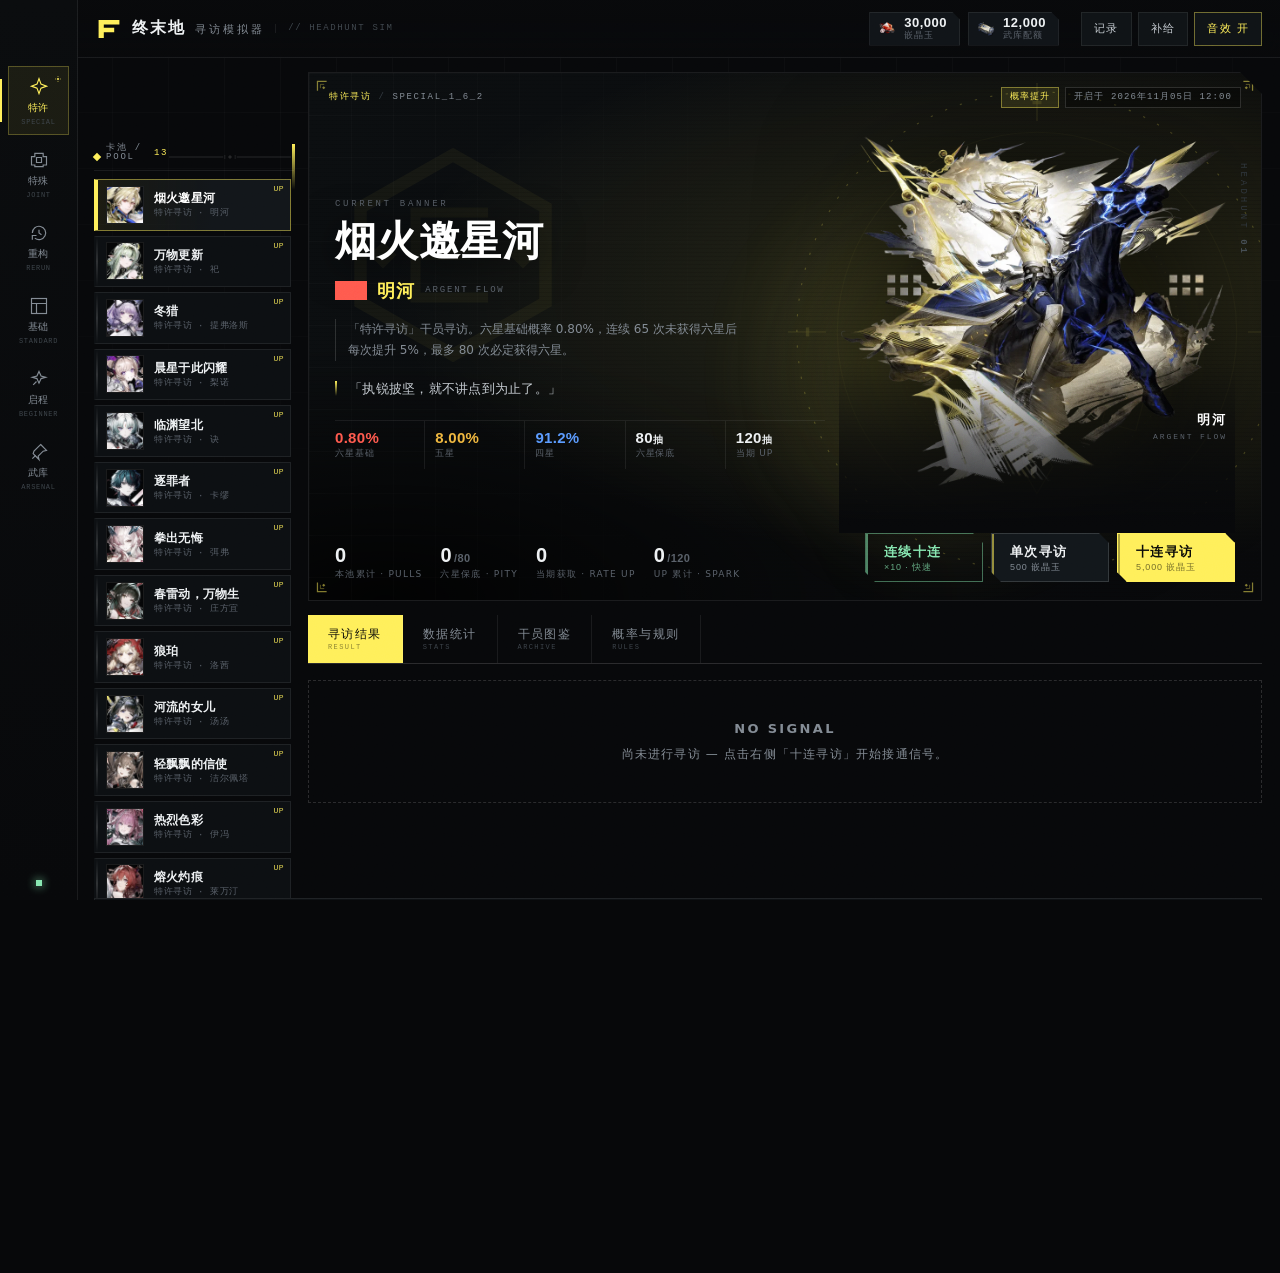
<file: index.html>
<!DOCTYPE html>
<html lang="zh-CN" data-theme="dark">
<head>
<meta charset="utf-8">
<meta name="viewport" content="width=device-width, initial-scale=1, viewport-fit=cover">
<title>终末地 · 寻访模拟器 // ENDFIELD HEADHUNT</title>
<meta name="description" content="明日方舟：终末地 寻访（抽卡）模拟器 — 卡池、概率、保底与本期限定干员立绘，数据来自终末地 Wiki。">
<link rel="stylesheet" href="css/app.css?v=20261106b">
<link rel="icon" href="data:image/svg+xml,%3Csvg xmlns='http://www.w3.org/2000/svg' viewBox='0 0 32 32'%3E%3Crect width='32' height='32' fill='%230b0c0d'/%3E%3Cpath d='M8 8h16v4H12v4h9v4H12v4H8z' fill='%23ffef5a'/%3E%3C/svg%3E">
</head>
<body>

<!-- ============ boot ============ -->
<div class="boot" id="boot">
  <div class="boot-mark">
    <span class="bm-a">END</span><span class="bm-b">FIELD</span>
  </div>
  <div class="boot-line"><i></i></div>
  <div class="boot-meta">
    <span>LOADING ASSETS</span>
    <span id="bootPct">0%</span>
  </div>
  <div class="boot-fine">HEADHUNT SIMULATOR / BUILD 01 · DATA: FZ.WIKI</div>
</div>

<!-- ============ top bar ============ -->
<header class="topbar">
  <div class="brand">
    <div class="brand-mark" aria-hidden="true">
      <svg viewBox="0 0 40 40"><path d="M4 6h32v7H12v5h16v7H12v9H4z"/></svg>
    </div>
    <div class="brand-txt">
      <b>终末地</b><span>寻访模拟器</span>
    </div>
    <div class="brand-sub">// HEADHUNT SIM</div>
  </div>

  <div class="wallet">
    <div class="wal" title="嵌晶玉">
      <img src="assets/ui/diamond.webp" alt="">
      <div><b id="walDia">0</b><span>嵌晶玉</span></div>
    </div>
    <div class="wal" title="武库配额">
      <img src="assets/ui/quota.webp" alt="">
      <div><b id="walQuota">0</b><span>武库配额</span></div>
    </div>
  </div>

  <div class="top-actions">
    <button class="ico-btn" id="btnLog" title="寻访记录"><span>记录</span></button>
    <button class="ico-btn" id="btnSupply" title="补给 / 存档"><span>补给</span></button>
    <button class="ico-btn" id="btnSound" title="音效"><span id="soundTxt">音效 开</span></button>
  </div>
</header>

<!-- ============ rail ============ -->
<nav class="rail" id="rail"></nav>

<!-- ============ main ============ -->
<div class="shell">
  <aside class="poolcol">
    <div class="col-head">
      <span>卡池 / POOL</span>
      <i id="poolCount"></i>
    </div>
    <div class="pool-list" id="poolList"></div>
    <div class="col-foot">
      <div class="mini-note">数据源 <a href="https://www.fz.wiki/" target="_blank" rel="noreferrer">fz.wiki</a></div>
      <div class="mini-note dim">非官方 · 同人模拟</div>
    </div>
  </aside>

  <main class="stage">
    <!-- banner -->
    <section class="banner" id="banner">
      <div class="banner-bg" id="bannerBg"></div>
      <div class="banner-grid"></div>
      <div class="banner-scan"></div>
      <div class="banner-glow"></div>
      <div class="banner-crest"></div>
      <div class="orn-set"><i class="o-tl"></i><i class="o-tr"></i><i class="o-bl"></i><i class="o-br"></i></div>

      <div class="banner-top">
        <div class="crumbs">
          <span id="crType">特许寻访</span><i>/</i><span id="crId">SPECIAL</span>
        </div>
        <div class="banner-tags">
          <span class="tag hot" id="tagRate">概率提升</span>
          <span class="tag" id="tagOpen"></span>
        </div>
      </div>

      <div class="banner-side">HEADHUNT <b id="sideNo">06</b></div>

      <div class="banner-main">
        <div class="banner-copy">
          <div class="eyebrow">CURRENT BANNER</div>
          <h1 id="poolName">—</h1>
          <div class="up-line" id="upLine"></div>
          <p class="banner-desc" id="poolDesc"></p>
          <p class="banner-quote" id="poolQuote"></p>

          <div class="rate-strip" id="rateStrip"></div>
        </div>

        <div class="banner-art" id="bannerArt">
          <div class="art-halo"></div>
          <svg class="art-sigil" viewBox="0 0 480 480" aria-hidden="true">
            <g fill="none" stroke="currentColor" stroke-width="1">
              <circle class="sg-outer" cx="240" cy="240" r="214" stroke-dasharray="2 12" />
              <circle cx="240" cy="240" r="178" opacity=".16" />
              <circle cx="240" cy="240" r="126" stroke-dasharray="1 7" opacity=".3" />
              <circle cx="240" cy="240" r="70" opacity=".22" />
              <path d="M240 18v34M240 428v34M18 240h34M428 240h34" opacity=".55" />
              <path d="M240 96l14 24-14 24-14-24z" opacity=".5" />
              <path d="M240 384l14-24-14-24-14 24z" opacity=".5" />
              <path d="M96 240l24-14 24 14-24 14z" opacity=".5" />
              <path d="M384 240l-24-14-24 14 24 14z" opacity=".5" />
              <path d="M152 152l30 8-8 30-30-8z" opacity=".3" />
              <path d="M328 328l-30-8 8-30 30 8z" opacity=".3" />
            </g>
            <g fill="currentColor" opacity=".5">
              <rect x="236" y="34" width="8" height="3" />
              <rect x="236" y="443" width="8" height="3" />
              <rect x="34" y="236" width="3" height="8" />
              <rect x="443" y="236" width="3" height="8" />
            </g>
          </svg>
          <img id="upArt" alt="">
          <div class="art-shadow"></div>
          <div class="art-plate">
            <b id="artName">—</b>
            <span id="artSub"></span>
          </div>
        </div>
      </div>

      <div class="banner-foot">
        <div class="pull-counters" id="pullCounters"></div>
        <div class="pull-buttons">
          <button class="btn ghost" id="btnBurst">
            <span class="b-k">连续十连</span><span class="b-s">×10 · 快速</span>
          </button>
          <button class="btn ghost" id="btnFree" hidden>
            <span class="b-k">加急十连</span><span class="b-s">免费</span>
          </button>
          <button class="btn" id="btnSingle">
            <span class="b-k">单次寻访</span><span class="b-s" id="costSingle">500</span>
          </button>
          <button class="btn primary" id="btnTen">
            <span class="b-k">十连寻访</span><span class="b-s" id="costTen">5000</span>
          </button>
        </div>
      </div>
    </section>

    <!-- lower -->
    <section class="lower">
      <div class="tabs" id="tabs">
        <button class="tab active" data-tab="result">寻访结果<i>RESULT</i></button>
        <button class="tab" data-tab="stats">数据统计<i>STATS</i></button>
        <button class="tab" data-tab="codex">干员图鉴<i>ARCHIVE</i></button>
        <button class="tab" data-tab="rules">概率与规则<i>RULES</i></button>
      </div>

      <div class="panels">
        <div class="panel active" id="panel-result"></div>
        <div class="panel" id="panel-stats"></div>
        <div class="panel" id="panel-codex"></div>
        <div class="panel" id="panel-rules"></div>
      </div>
    </section>
  </main>

  <aside class="prog" id="prog">
    <div class="prog-head">
      <span>寻访进度</span><i>PROGRESS</i>
    </div>
    <div id="progBody"></div>
    <div class="prog-foot">
      <button class="lnk" id="btnRulesTop">查看规则说明 →</button>
    </div>
  </aside>
</div>

<!-- ============ pull overlay ============ -->
<div class="pullstage" id="pullStage" aria-hidden="true">
  <canvas class="ps-fx" id="fxCanvas"></canvas>
  <div class="ps-tech"></div>
  <div class="ps-reticle"></div>
  <div class="ps-backdrop" id="psBackdrop"></div>
  <div class="ps-flash"></div>
  <div class="ps-beams"></div>
  <div class="ps-sparks" id="psSparks"></div>
  <div class="ps-scan"></div>

  <div class="ps-preroll" id="psPreroll">
    <span class="pr-c tl"></span><span class="pr-c tr"></span><span class="pr-c bl"></span><span class="pr-c br"></span>
    <div class="pr-core">
      <div class="pr-tag">SIGNAL ACQUISITION</div>
      <div class="pr-pool" id="prPool">—</div>
      <div class="pr-line" id="prLine">接通寻访频道…</div>
      <div class="pr-bar"><i id="prBar"></i></div>
      <div class="pr-meta"><span id="prMeta">NODE 00</span><span id="prRate">6★ 0.8000%</span></div>
    </div>
  </div>

  <div class="ps-decode" id="psDecode">
    <div class="dc-line" id="dcTop">ENDFIELD</div>
    <div class="dc-line dc-main" id="dcMain">HEADHUNT</div>
    <div class="dc-sub" id="dcSub">SIGNAL ACQUISITION // 0.8%</div>
    <div class="dc-bar"><i id="dcBar"></i></div>
  </div>

  <div class="ps-armory" id="psArmory">
    <i class="ar-corner tl"></i><i class="ar-corner tr"></i><i class="ar-corner bl"></i><i class="ar-corner br"></i>
    <div class="ar-up">
      <img id="arUpImg" alt="">
      <span class="ar-up-k">RATE UP TARGET</span>
      <b id="arUpName">—</b>
      <em>6★ · 25% OF SIX-STAR DROPS</em>
    </div>
    <div class="ar-core">
      <div class="ar-tag">ARSENAL LINK</div>
      <div class="ar-name" id="arName">武库申领</div>
      <div class="ar-sub" id="arSub">WEAPON SUPPLY // REQUESTING 10 UNITS</div>
      <div class="ar-track"><i id="arBar"></i></div>
    </div>
  </div>

  <div class="ps-heat" id="psHeat"><i></i></div>

  <div class="ps-head">
    <div class="ps-id" id="psId">SIGNAL // 01</div>
    <div class="ps-title" id="psTitle">正在接通…</div>
    <button class="ps-skip" id="psSkip">跳过 <kbd>ESC</kbd></button>
  </div>

  <div class="ps-ribbon" id="psRibbon">
    <b>6★</b><span id="psRibbonName">—</span><em id="psRibbonTag">RATE UP</em>
  </div>

  <div class="ps-solo" id="psSolo">
    <div class="solo-rarity" id="soloRarity">6</div>
    <div class="solo-art">
      <div class="solo-halo"></div>
      <img id="soloImg" alt="">
    </div>
    <div class="solo-info">
      <div class="solo-kicker" id="soloKicker">SIGNAL LOCKED · 单次寻访</div>
      <div class="solo-name" id="soloName">—</div>
      <div class="solo-en" id="soloEn">—</div>
      <div class="solo-stars" id="soloStars"></div>
      <div class="solo-prof" id="soloProf"><img alt=""><span></span></div>
      <div class="solo-tags" id="soloTags"></div>
      <div class="solo-data" id="soloData"></div>
      <div class="solo-line" id="soloLine"></div>
    </div>
  </div>

  <div class="ps-cards" id="psCards"></div>

  <div class="ps-foot">
    <div class="ps-sum" id="psSum"></div>
    <div class="ps-hint" id="psHint">点击任意处继续</div>
    <div class="ps-actions">
      <button class="btn ps-again" id="psAgain" hidden><span class="b-k">再来十连</span><span class="b-s">十连</span></button>
      <button class="btn primary ps-ok" id="psOk" hidden>确认 <span class="b-s">确认收取</span></button>
    </div>
  </div>
</div>

<!-- ============ modal ============ -->
<div class="modal" id="modal" aria-hidden="true">
  <div class="modal-scrim"></div>
  <div class="modal-box" id="modalBox">
    <button class="modal-x" id="modalX">✕</button>
    <div class="modal-body" id="modalBody"></div>
  </div>
</div>

<div class="toasts" id="toasts"></div>

<script src="data/data.js?v=20261106b"></script>
  <script src="data/voices.js?v=20261106b"></script>
<script src="js/engine.js?v=20261106b"></script>
<script src="js/audio.js?v=20261106b"></script>
<script src="js/fx.js?v=20261106b"></script>
<script src="js/ui.js?v=20261106b"></script>
</body>
</html>
</file>
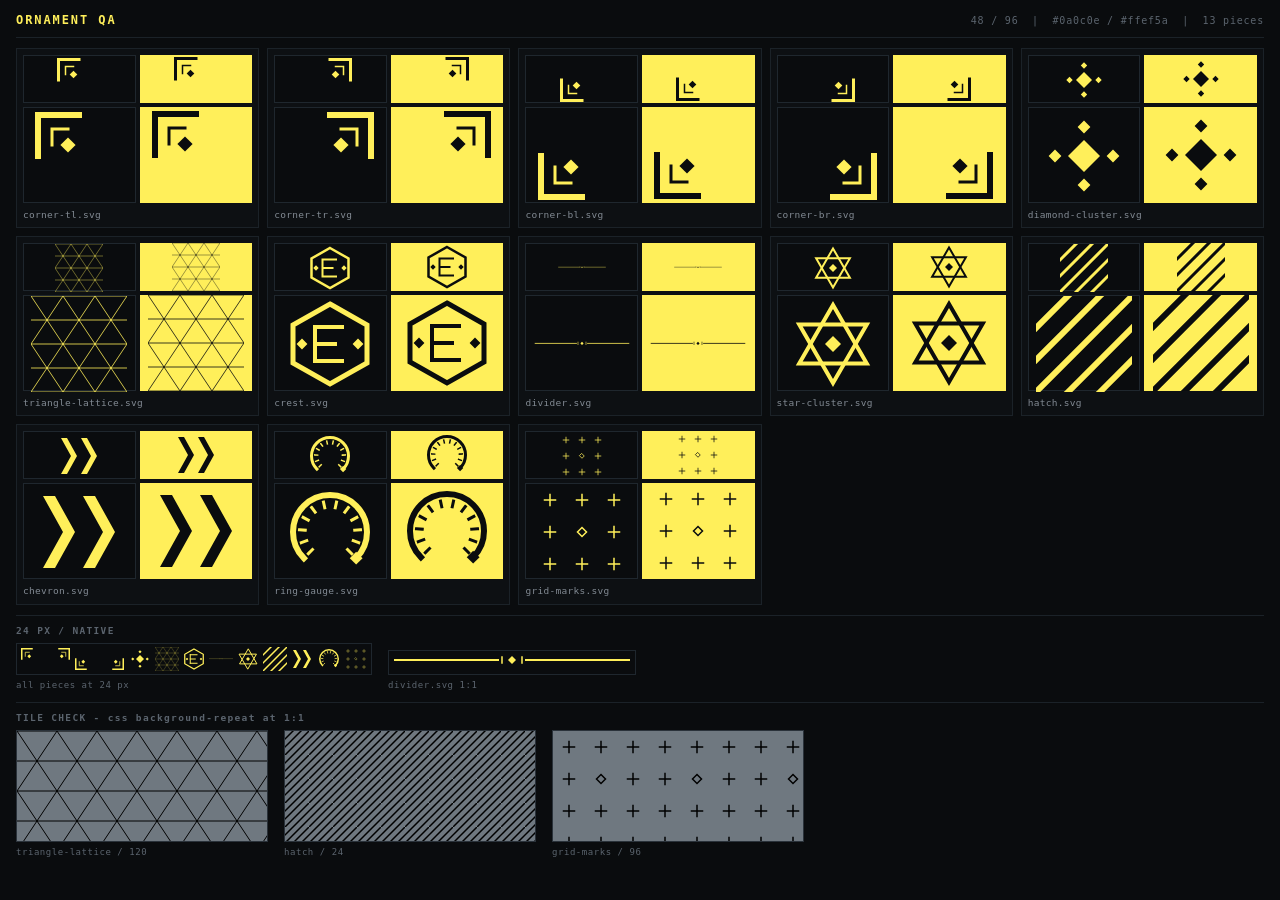
<file: assets/orn/preview.html>
<!doctype html>
<html lang="en"><head><meta charset="utf-8">
<title>orn / QA</title>
<style>
  :root{ --bg:#0a0c0e; --lime:#ffef5a; --dim:#5b646e; }
  *{ box-sizing:border-box; }
  html,body{ margin:0; background:var(--bg); color:#eef1f3;
    font:12px/1.4 "Cascadia Mono",Consolas,ui-monospace,monospace; }
  body{ padding:12px 16px 14px; }
  header{ display:flex; align-items:baseline; gap:12px; padding-bottom:8px;
    border-bottom:1px solid #1b2228; margin-bottom:10px; }
  h1{ font-size:12px; letter-spacing:.16em; margin:0; color:#ffef5a; font-weight:600; }
  header span{ color:var(--dim); font-size:10px; letter-spacing:.08em; margin-left:auto; }
  .grid{ display:grid; grid-template-columns:repeat(5,1fr); gap:8px; }
  .card{ margin:0; border:1px solid #1b2228; background:#0d1013; padding:6px; }
  .stack{ display:grid; grid-template-columns:1fr 1fr; gap:4px; justify-items:center; align-content:start; }
  .cell{ display:grid; place-items:center; width:100%; }
  .s48{ height:48px; } .s96{ height:96px; }
  .dark{ background:#0a0c0e; border:1px solid #1f272e; color:#ffef5a; }
  .lime{ background:#ffef5a; color:#0a0c0e; }
  figcaption{ margin-top:5px; color:#828a93; font-size:9.5px; letter-spacing:.03em;
    white-space:nowrap; overflow:hidden; text-overflow:ellipsis; }
  .foot{ margin-top:10px; padding-top:8px; border-top:1px solid #1b2228; }
  .foot h2{ font-size:9.5px; letter-spacing:.14em; color:var(--dim); margin:0 0 6px; font-weight:600; }
  .row{ display:flex; gap:16px; align-items:flex-end; }
  .minis{ display:flex; gap:3px; background:#0a0c0e; border:1px solid #1f272e; padding:3px; color:#ffef5a; }
  .mini{ width:24px; height:24px; display:grid; place-items:center; }
  .mini svg{ max-width:24px; max-height:24px; }
  .native{ border:1px solid #1f272e; padding:3px; background:#0a0c0e; color:#ffef5a; }
  .lbl{ color:#5b646e; font-size:9px; margin-top:4px; letter-spacing:.06em; }
  .rep{ height:112px; background-color:#6f7880; background-repeat:repeat; border:1px solid #2a323a; }
</style></head><body>
<header><h1>ORNAMENT QA</h1><span>48 / 96 &nbsp;|&nbsp; #0a0c0e / #ffef5a &nbsp;|&nbsp; 13 pieces</span></header>
<main class="grid"><figure class="card">
<div class="stack">
<div class="cell dark s48"><svg viewBox="0 0 48 48" width="48" height="48" fill="none" stroke="currentColor" stroke-width="2" stroke-linecap="square" stroke-linejoin="miter"><path d="M3.5 24V3.5H24" stroke-width="3"/><path d="M10.5 18.5V10.5H18.5" stroke-width="1.5"/><path d="M18.5 14.7L22.3 18.5L18.5 22.3L14.7 18.5Z" fill="currentColor" stroke="none"/></svg></div>
<div class="cell lime s48"><svg viewBox="0 0 48 48" width="48" height="48" fill="none" stroke="currentColor" stroke-width="2" stroke-linecap="square" stroke-linejoin="miter"><path d="M3.5 24V3.5H24" stroke-width="3"/><path d="M10.5 18.5V10.5H18.5" stroke-width="1.5"/><path d="M18.5 14.7L22.3 18.5L18.5 22.3L14.7 18.5Z" fill="currentColor" stroke="none"/></svg></div>
<div class="cell dark s96"><svg viewBox="0 0 48 48" width="96" height="96" fill="none" stroke="currentColor" stroke-width="2" stroke-linecap="square" stroke-linejoin="miter"><path d="M3.5 24V3.5H24" stroke-width="3"/><path d="M10.5 18.5V10.5H18.5" stroke-width="1.5"/><path d="M18.5 14.7L22.3 18.5L18.5 22.3L14.7 18.5Z" fill="currentColor" stroke="none"/></svg></div>
<div class="cell lime s96"><svg viewBox="0 0 48 48" width="96" height="96" fill="none" stroke="currentColor" stroke-width="2" stroke-linecap="square" stroke-linejoin="miter"><path d="M3.5 24V3.5H24" stroke-width="3"/><path d="M10.5 18.5V10.5H18.5" stroke-width="1.5"/><path d="M18.5 14.7L22.3 18.5L18.5 22.3L14.7 18.5Z" fill="currentColor" stroke="none"/></svg></div>
</div>
<figcaption>corner-tl.svg</figcaption>
</figure>
<figure class="card">
<div class="stack">
<div class="cell dark s48"><svg viewBox="0 0 48 48" width="48" height="48" fill="none" stroke="currentColor" stroke-width="2" stroke-linecap="square" stroke-linejoin="miter"><path d="M44.5 24V3.5H24" stroke-width="3"/><path d="M37.5 18.5V10.5H29.5" stroke-width="1.5"/><path d="M29.5 14.7L33.3 18.5L29.5 22.3L25.7 18.5Z" fill="currentColor" stroke="none"/></svg></div>
<div class="cell lime s48"><svg viewBox="0 0 48 48" width="48" height="48" fill="none" stroke="currentColor" stroke-width="2" stroke-linecap="square" stroke-linejoin="miter"><path d="M44.5 24V3.5H24" stroke-width="3"/><path d="M37.5 18.5V10.5H29.5" stroke-width="1.5"/><path d="M29.5 14.7L33.3 18.5L29.5 22.3L25.7 18.5Z" fill="currentColor" stroke="none"/></svg></div>
<div class="cell dark s96"><svg viewBox="0 0 48 48" width="96" height="96" fill="none" stroke="currentColor" stroke-width="2" stroke-linecap="square" stroke-linejoin="miter"><path d="M44.5 24V3.5H24" stroke-width="3"/><path d="M37.5 18.5V10.5H29.5" stroke-width="1.5"/><path d="M29.5 14.7L33.3 18.5L29.5 22.3L25.7 18.5Z" fill="currentColor" stroke="none"/></svg></div>
<div class="cell lime s96"><svg viewBox="0 0 48 48" width="96" height="96" fill="none" stroke="currentColor" stroke-width="2" stroke-linecap="square" stroke-linejoin="miter"><path d="M44.5 24V3.5H24" stroke-width="3"/><path d="M37.5 18.5V10.5H29.5" stroke-width="1.5"/><path d="M29.5 14.7L33.3 18.5L29.5 22.3L25.7 18.5Z" fill="currentColor" stroke="none"/></svg></div>
</div>
<figcaption>corner-tr.svg</figcaption>
</figure>
<figure class="card">
<div class="stack">
<div class="cell dark s48"><svg viewBox="0 0 48 48" width="48" height="48" fill="none" stroke="currentColor" stroke-width="2" stroke-linecap="square" stroke-linejoin="miter"><path d="M3.5 24V44.5H24" stroke-width="3"/><path d="M10.5 29.5V37.5H18.5" stroke-width="1.5"/><path d="M18.5 25.7L22.3 29.5L18.5 33.3L14.7 29.5Z" fill="currentColor" stroke="none"/></svg></div>
<div class="cell lime s48"><svg viewBox="0 0 48 48" width="48" height="48" fill="none" stroke="currentColor" stroke-width="2" stroke-linecap="square" stroke-linejoin="miter"><path d="M3.5 24V44.5H24" stroke-width="3"/><path d="M10.5 29.5V37.5H18.5" stroke-width="1.5"/><path d="M18.5 25.7L22.3 29.5L18.5 33.3L14.7 29.5Z" fill="currentColor" stroke="none"/></svg></div>
<div class="cell dark s96"><svg viewBox="0 0 48 48" width="96" height="96" fill="none" stroke="currentColor" stroke-width="2" stroke-linecap="square" stroke-linejoin="miter"><path d="M3.5 24V44.5H24" stroke-width="3"/><path d="M10.5 29.5V37.5H18.5" stroke-width="1.5"/><path d="M18.5 25.7L22.3 29.5L18.5 33.3L14.7 29.5Z" fill="currentColor" stroke="none"/></svg></div>
<div class="cell lime s96"><svg viewBox="0 0 48 48" width="96" height="96" fill="none" stroke="currentColor" stroke-width="2" stroke-linecap="square" stroke-linejoin="miter"><path d="M3.5 24V44.5H24" stroke-width="3"/><path d="M10.5 29.5V37.5H18.5" stroke-width="1.5"/><path d="M18.5 25.7L22.3 29.5L18.5 33.3L14.7 29.5Z" fill="currentColor" stroke="none"/></svg></div>
</div>
<figcaption>corner-bl.svg</figcaption>
</figure>
<figure class="card">
<div class="stack">
<div class="cell dark s48"><svg viewBox="0 0 48 48" width="48" height="48" fill="none" stroke="currentColor" stroke-width="2" stroke-linecap="square" stroke-linejoin="miter"><path d="M44.5 24V44.5H24" stroke-width="3"/><path d="M37.5 29.5V37.5H29.5" stroke-width="1.5"/><path d="M29.5 25.7L33.3 29.5L29.5 33.3L25.7 29.5Z" fill="currentColor" stroke="none"/></svg></div>
<div class="cell lime s48"><svg viewBox="0 0 48 48" width="48" height="48" fill="none" stroke="currentColor" stroke-width="2" stroke-linecap="square" stroke-linejoin="miter"><path d="M44.5 24V44.5H24" stroke-width="3"/><path d="M37.5 29.5V37.5H29.5" stroke-width="1.5"/><path d="M29.5 25.7L33.3 29.5L29.5 33.3L25.7 29.5Z" fill="currentColor" stroke="none"/></svg></div>
<div class="cell dark s96"><svg viewBox="0 0 48 48" width="96" height="96" fill="none" stroke="currentColor" stroke-width="2" stroke-linecap="square" stroke-linejoin="miter"><path d="M44.5 24V44.5H24" stroke-width="3"/><path d="M37.5 29.5V37.5H29.5" stroke-width="1.5"/><path d="M29.5 25.7L33.3 29.5L29.5 33.3L25.7 29.5Z" fill="currentColor" stroke="none"/></svg></div>
<div class="cell lime s96"><svg viewBox="0 0 48 48" width="96" height="96" fill="none" stroke="currentColor" stroke-width="2" stroke-linecap="square" stroke-linejoin="miter"><path d="M44.5 24V44.5H24" stroke-width="3"/><path d="M37.5 29.5V37.5H29.5" stroke-width="1.5"/><path d="M29.5 25.7L33.3 29.5L29.5 33.3L25.7 29.5Z" fill="currentColor" stroke="none"/></svg></div>
</div>
<figcaption>corner-br.svg</figcaption>
</figure>
<figure class="card">
<div class="stack">
<div class="cell dark s48"><svg viewBox="0 0 48 48" width="48" height="48" fill="none" stroke="currentColor" stroke-width="2" stroke-linecap="square" stroke-linejoin="miter"><path d="M24 16L32 24L24 32L16 24Z" fill="currentColor" stroke="none"/><path d="M24 6.3L27.2 9.5L24 12.7L20.8 9.5Z M38.5 20.8L41.7 24L38.5 27.2L35.3 24Z M24 35.3L27.2 38.5L24 41.7L20.8 38.5Z M9.5 20.8L12.7 24L9.5 27.2L6.3 24Z" fill="currentColor" stroke="none"/></svg></div>
<div class="cell lime s48"><svg viewBox="0 0 48 48" width="48" height="48" fill="none" stroke="currentColor" stroke-width="2" stroke-linecap="square" stroke-linejoin="miter"><path d="M24 16L32 24L24 32L16 24Z" fill="currentColor" stroke="none"/><path d="M24 6.3L27.2 9.5L24 12.7L20.8 9.5Z M38.5 20.8L41.7 24L38.5 27.2L35.3 24Z M24 35.3L27.2 38.5L24 41.7L20.8 38.5Z M9.5 20.8L12.7 24L9.5 27.2L6.3 24Z" fill="currentColor" stroke="none"/></svg></div>
<div class="cell dark s96"><svg viewBox="0 0 48 48" width="96" height="96" fill="none" stroke="currentColor" stroke-width="2" stroke-linecap="square" stroke-linejoin="miter"><path d="M24 16L32 24L24 32L16 24Z" fill="currentColor" stroke="none"/><path d="M24 6.3L27.2 9.5L24 12.7L20.8 9.5Z M38.5 20.8L41.7 24L38.5 27.2L35.3 24Z M24 35.3L27.2 38.5L24 41.7L20.8 38.5Z M9.5 20.8L12.7 24L9.5 27.2L6.3 24Z" fill="currentColor" stroke="none"/></svg></div>
<div class="cell lime s96"><svg viewBox="0 0 48 48" width="96" height="96" fill="none" stroke="currentColor" stroke-width="2" stroke-linecap="square" stroke-linejoin="miter"><path d="M24 16L32 24L24 32L16 24Z" fill="currentColor" stroke="none"/><path d="M24 6.3L27.2 9.5L24 12.7L20.8 9.5Z M38.5 20.8L41.7 24L38.5 27.2L35.3 24Z M24 35.3L27.2 38.5L24 41.7L20.8 38.5Z M9.5 20.8L12.7 24L9.5 27.2L6.3 24Z" fill="currentColor" stroke="none"/></svg></div>
</div>
<figcaption>diamond-cluster.svg</figcaption>
</figure>
<figure class="card">
<div class="stack">
<div class="cell dark s48"><svg viewBox="0 0 120 120" width="48" height="48" fill="none" stroke="currentColor" stroke-width="2" stroke-linecap="square" stroke-linejoin="miter"><path d="M0 0 H120M0 30 H120M0 60 H120M0 90 H120M0 120 H120M0 0 L20 30M40 0 L60 30M40 0 L20 30M80 0 L100 30M80 0 L60 30M120 0 L100 30M20 30 L40 60M20 30 L0 60M60 30 L80 60M60 30 L40 60M100 30 L120 60M100 30 L80 60M0 60 L20 90M40 60 L60 90M40 60 L20 90M80 60 L100 90M80 60 L60 90M120 60 L100 90M20 90 L40 120M20 90 L0 120M60 90 L80 120M60 90 L40 120M100 90 L120 120M100 90 L80 120" stroke-width="1"/></svg></div>
<div class="cell lime s48"><svg viewBox="0 0 120 120" width="48" height="48" fill="none" stroke="currentColor" stroke-width="2" stroke-linecap="square" stroke-linejoin="miter"><path d="M0 0 H120M0 30 H120M0 60 H120M0 90 H120M0 120 H120M0 0 L20 30M40 0 L60 30M40 0 L20 30M80 0 L100 30M80 0 L60 30M120 0 L100 30M20 30 L40 60M20 30 L0 60M60 30 L80 60M60 30 L40 60M100 30 L120 60M100 30 L80 60M0 60 L20 90M40 60 L60 90M40 60 L20 90M80 60 L100 90M80 60 L60 90M120 60 L100 90M20 90 L40 120M20 90 L0 120M60 90 L80 120M60 90 L40 120M100 90 L120 120M100 90 L80 120" stroke-width="1"/></svg></div>
<div class="cell dark s96"><svg viewBox="0 0 120 120" width="96" height="96" fill="none" stroke="currentColor" stroke-width="2" stroke-linecap="square" stroke-linejoin="miter"><path d="M0 0 H120M0 30 H120M0 60 H120M0 90 H120M0 120 H120M0 0 L20 30M40 0 L60 30M40 0 L20 30M80 0 L100 30M80 0 L60 30M120 0 L100 30M20 30 L40 60M20 30 L0 60M60 30 L80 60M60 30 L40 60M100 30 L120 60M100 30 L80 60M0 60 L20 90M40 60 L60 90M40 60 L20 90M80 60 L100 90M80 60 L60 90M120 60 L100 90M20 90 L40 120M20 90 L0 120M60 90 L80 120M60 90 L40 120M100 90 L120 120M100 90 L80 120" stroke-width="1"/></svg></div>
<div class="cell lime s96"><svg viewBox="0 0 120 120" width="96" height="96" fill="none" stroke="currentColor" stroke-width="2" stroke-linecap="square" stroke-linejoin="miter"><path d="M0 0 H120M0 30 H120M0 60 H120M0 90 H120M0 120 H120M0 0 L20 30M40 0 L60 30M40 0 L20 30M80 0 L100 30M80 0 L60 30M120 0 L100 30M20 30 L40 60M20 30 L0 60M60 30 L80 60M60 30 L40 60M100 30 L120 60M100 30 L80 60M0 60 L20 90M40 60 L60 90M40 60 L20 90M80 60 L100 90M80 60 L60 90M120 60 L100 90M20 90 L40 120M20 90 L0 120M60 90 L80 120M60 90 L40 120M100 90 L120 120M100 90 L80 120" stroke-width="1"/></svg></div>
</div>
<figcaption>triangle-lattice.svg</figcaption>
</figure>
<figure class="card">
<div class="stack">
<div class="cell dark s48"><svg viewBox="0 0 48 48" width="48" height="48" fill="none" stroke="currentColor" stroke-width="2" stroke-linecap="square" stroke-linejoin="miter"><path d="M24 4L42.5 14.5V33.5L24 44L5.5 33.5V14.5Z" stroke-width="2.5"/><path d="M16.5 15.5V32.5M16.5 15.5H30M16.5 24H26.5M16.5 32.5H30" stroke-width="2"/><path d="M10 21.3L12.7 24L10 26.7L7.3 24Z M38 21.3L40.7 24L38 26.7L35.3 24Z" fill="currentColor" stroke="none"/></svg></div>
<div class="cell lime s48"><svg viewBox="0 0 48 48" width="48" height="48" fill="none" stroke="currentColor" stroke-width="2" stroke-linecap="square" stroke-linejoin="miter"><path d="M24 4L42.5 14.5V33.5L24 44L5.5 33.5V14.5Z" stroke-width="2.5"/><path d="M16.5 15.5V32.5M16.5 15.5H30M16.5 24H26.5M16.5 32.5H30" stroke-width="2"/><path d="M10 21.3L12.7 24L10 26.7L7.3 24Z M38 21.3L40.7 24L38 26.7L35.3 24Z" fill="currentColor" stroke="none"/></svg></div>
<div class="cell dark s96"><svg viewBox="0 0 48 48" width="96" height="96" fill="none" stroke="currentColor" stroke-width="2" stroke-linecap="square" stroke-linejoin="miter"><path d="M24 4L42.5 14.5V33.5L24 44L5.5 33.5V14.5Z" stroke-width="2.5"/><path d="M16.5 15.5V32.5M16.5 15.5H30M16.5 24H26.5M16.5 32.5H30" stroke-width="2"/><path d="M10 21.3L12.7 24L10 26.7L7.3 24Z M38 21.3L40.7 24L38 26.7L35.3 24Z" fill="currentColor" stroke="none"/></svg></div>
<div class="cell lime s96"><svg viewBox="0 0 48 48" width="96" height="96" fill="none" stroke="currentColor" stroke-width="2" stroke-linecap="square" stroke-linejoin="miter"><path d="M24 4L42.5 14.5V33.5L24 44L5.5 33.5V14.5Z" stroke-width="2.5"/><path d="M16.5 15.5V32.5M16.5 15.5H30M16.5 24H26.5M16.5 32.5H30" stroke-width="2"/><path d="M10 21.3L12.7 24L10 26.7L7.3 24Z M38 21.3L40.7 24L38 26.7L35.3 24Z" fill="currentColor" stroke="none"/></svg></div>
</div>
<figcaption>crest.svg</figcaption>
</figure>
<figure class="card">
<div class="stack">
<div class="cell dark s48"><svg viewBox="0 0 240 12" width="48" height="2.4" fill="none" stroke="currentColor" stroke-width="2" stroke-linecap="square" stroke-linejoin="miter"><path d="M3 6H106M134 6H237" stroke-width="2"/><path d="M110 3V9M130 3V9" stroke-width="1.5"/><path d="M120 2L124 6L120 10L116 6Z" fill="currentColor" stroke="none"/></svg></div>
<div class="cell lime s48"><svg viewBox="0 0 240 12" width="48" height="2.4" fill="none" stroke="currentColor" stroke-width="2" stroke-linecap="square" stroke-linejoin="miter"><path d="M3 6H106M134 6H237" stroke-width="2"/><path d="M110 3V9M130 3V9" stroke-width="1.5"/><path d="M120 2L124 6L120 10L116 6Z" fill="currentColor" stroke="none"/></svg></div>
<div class="cell dark s96"><svg viewBox="0 0 240 12" width="96" height="4.8" fill="none" stroke="currentColor" stroke-width="2" stroke-linecap="square" stroke-linejoin="miter"><path d="M3 6H106M134 6H237" stroke-width="2"/><path d="M110 3V9M130 3V9" stroke-width="1.5"/><path d="M120 2L124 6L120 10L116 6Z" fill="currentColor" stroke="none"/></svg></div>
<div class="cell lime s96"><svg viewBox="0 0 240 12" width="96" height="4.8" fill="none" stroke="currentColor" stroke-width="2" stroke-linecap="square" stroke-linejoin="miter"><path d="M3 6H106M134 6H237" stroke-width="2"/><path d="M110 3V9M130 3V9" stroke-width="1.5"/><path d="M120 2L124 6L120 10L116 6Z" fill="currentColor" stroke="none"/></svg></div>
</div>
<figcaption>divider.svg</figcaption>
</figure>
<figure class="card">
<div class="stack">
<div class="cell dark s48"><svg viewBox="0 0 48 48" width="48" height="48" fill="none" stroke="currentColor" stroke-width="2" stroke-linecap="square" stroke-linejoin="miter"><path d="M24 4.5L7.11 33.75H40.89Z"/><path d="M24 43.5L40.89 14.25H7.11Z"/><path d="M24 20L28 24L24 28L20 24Z" fill="currentColor" stroke="none"/></svg></div>
<div class="cell lime s48"><svg viewBox="0 0 48 48" width="48" height="48" fill="none" stroke="currentColor" stroke-width="2" stroke-linecap="square" stroke-linejoin="miter"><path d="M24 4.5L7.11 33.75H40.89Z"/><path d="M24 43.5L40.89 14.25H7.11Z"/><path d="M24 20L28 24L24 28L20 24Z" fill="currentColor" stroke="none"/></svg></div>
<div class="cell dark s96"><svg viewBox="0 0 48 48" width="96" height="96" fill="none" stroke="currentColor" stroke-width="2" stroke-linecap="square" stroke-linejoin="miter"><path d="M24 4.5L7.11 33.75H40.89Z"/><path d="M24 43.5L40.89 14.25H7.11Z"/><path d="M24 20L28 24L24 28L20 24Z" fill="currentColor" stroke="none"/></svg></div>
<div class="cell lime s96"><svg viewBox="0 0 48 48" width="96" height="96" fill="none" stroke="currentColor" stroke-width="2" stroke-linecap="square" stroke-linejoin="miter"><path d="M24 4.5L7.11 33.75H40.89Z"/><path d="M24 43.5L40.89 14.25H7.11Z"/><path d="M24 20L28 24L24 28L20 24Z" fill="currentColor" stroke="none"/></svg></div>
</div>
<figcaption>star-cluster.svg</figcaption>
</figure>
<figure class="card">
<div class="stack">
<div class="cell dark s48"><svg viewBox="0 0 24 24" width="48" height="48" fill="none" stroke="currentColor" stroke-width="2" stroke-linecap="square" stroke-linejoin="miter"><path d="M-16 24L8 0M-8 24L16 0M0 24L24 0M8 24L32 0M16 24L40 0" stroke-width="1.5"/></svg></div>
<div class="cell lime s48"><svg viewBox="0 0 24 24" width="48" height="48" fill="none" stroke="currentColor" stroke-width="2" stroke-linecap="square" stroke-linejoin="miter"><path d="M-16 24L8 0M-8 24L16 0M0 24L24 0M8 24L32 0M16 24L40 0" stroke-width="1.5"/></svg></div>
<div class="cell dark s96"><svg viewBox="0 0 24 24" width="96" height="96" fill="none" stroke="currentColor" stroke-width="2" stroke-linecap="square" stroke-linejoin="miter"><path d="M-16 24L8 0M-8 24L16 0M0 24L24 0M8 24L32 0M16 24L40 0" stroke-width="1.5"/></svg></div>
<div class="cell lime s96"><svg viewBox="0 0 24 24" width="96" height="96" fill="none" stroke="currentColor" stroke-width="2" stroke-linecap="square" stroke-linejoin="miter"><path d="M-16 24L8 0M-8 24L16 0M0 24L24 0M8 24L32 0M16 24L40 0" stroke-width="1.5"/></svg></div>
</div>
<figcaption>hatch.svg</figcaption>
</figure>
<figure class="card">
<div class="stack">
<div class="cell dark s48"><svg viewBox="0 0 48 48" width="48" height="48" fill="none" stroke="currentColor" stroke-width="2" stroke-linecap="square" stroke-linejoin="miter"><path d="M6 6H12L22 24L12 42H6L16 24Z" fill="currentColor" stroke="none"/><path d="M26 6H32L42 24L32 42H26L36 24Z" fill="currentColor" stroke="none"/></svg></div>
<div class="cell lime s48"><svg viewBox="0 0 48 48" width="48" height="48" fill="none" stroke="currentColor" stroke-width="2" stroke-linecap="square" stroke-linejoin="miter"><path d="M6 6H12L22 24L12 42H6L16 24Z" fill="currentColor" stroke="none"/><path d="M26 6H32L42 24L32 42H26L36 24Z" fill="currentColor" stroke="none"/></svg></div>
<div class="cell dark s96"><svg viewBox="0 0 48 48" width="96" height="96" fill="none" stroke="currentColor" stroke-width="2" stroke-linecap="square" stroke-linejoin="miter"><path d="M6 6H12L22 24L12 42H6L16 24Z" fill="currentColor" stroke="none"/><path d="M26 6H32L42 24L32 42H26L36 24Z" fill="currentColor" stroke="none"/></svg></div>
<div class="cell lime s96"><svg viewBox="0 0 48 48" width="96" height="96" fill="none" stroke="currentColor" stroke-width="2" stroke-linecap="square" stroke-linejoin="miter"><path d="M6 6H12L22 24L12 42H6L16 24Z" fill="currentColor" stroke="none"/><path d="M26 6H32L42 24L32 42H26L36 24Z" fill="currentColor" stroke="none"/></svg></div>
</div>
<figcaption>chevron.svg</figcaption>
</figure>
<figure class="card">
<div class="stack">
<div class="cell dark s48"><svg viewBox="0 0 48 48" width="48" height="48" fill="none" stroke="currentColor" stroke-width="2" stroke-linecap="square" stroke-linejoin="miter"><path d="M10.92 37.08A18.5 18.5 0 1 1 37.08 37.08" stroke-width="3"/><path d="M15.23 32.77L13.18 34.82M12.38 28.33L9.66 29.35M11.63 23.12L8.74 22.91M13.12 18.06L10.57 16.67M16.57 14.07L14.83 11.75M21.36 11.88L20.75 9.05M26.64 11.88L27.25 9.05M31.43 14.07L33.17 11.75M34.88 18.06L37.43 16.67M36.37 23.12L39.26 22.91M35.62 28.33L38.34 29.35M32.77 32.77L34.82 34.82" stroke-width="1.5"/><path d="M37.08 33.88L40.28 37.08L37.08 40.28L33.88 37.08Z" fill="currentColor" stroke="none"/></svg></div>
<div class="cell lime s48"><svg viewBox="0 0 48 48" width="48" height="48" fill="none" stroke="currentColor" stroke-width="2" stroke-linecap="square" stroke-linejoin="miter"><path d="M10.92 37.08A18.5 18.5 0 1 1 37.08 37.08" stroke-width="3"/><path d="M15.23 32.77L13.18 34.82M12.38 28.33L9.66 29.35M11.63 23.12L8.74 22.91M13.12 18.06L10.57 16.67M16.57 14.07L14.83 11.75M21.36 11.88L20.75 9.05M26.64 11.88L27.25 9.05M31.43 14.07L33.17 11.75M34.88 18.06L37.43 16.67M36.37 23.12L39.26 22.91M35.62 28.33L38.34 29.35M32.77 32.77L34.82 34.82" stroke-width="1.5"/><path d="M37.08 33.88L40.28 37.08L37.08 40.28L33.88 37.08Z" fill="currentColor" stroke="none"/></svg></div>
<div class="cell dark s96"><svg viewBox="0 0 48 48" width="96" height="96" fill="none" stroke="currentColor" stroke-width="2" stroke-linecap="square" stroke-linejoin="miter"><path d="M10.92 37.08A18.5 18.5 0 1 1 37.08 37.08" stroke-width="3"/><path d="M15.23 32.77L13.18 34.82M12.38 28.33L9.66 29.35M11.63 23.12L8.74 22.91M13.12 18.06L10.57 16.67M16.57 14.07L14.83 11.75M21.36 11.88L20.75 9.05M26.64 11.88L27.25 9.05M31.43 14.07L33.17 11.75M34.88 18.06L37.43 16.67M36.37 23.12L39.26 22.91M35.62 28.33L38.34 29.35M32.77 32.77L34.82 34.82" stroke-width="1.5"/><path d="M37.08 33.88L40.28 37.08L37.08 40.28L33.88 37.08Z" fill="currentColor" stroke="none"/></svg></div>
<div class="cell lime s96"><svg viewBox="0 0 48 48" width="96" height="96" fill="none" stroke="currentColor" stroke-width="2" stroke-linecap="square" stroke-linejoin="miter"><path d="M10.92 37.08A18.5 18.5 0 1 1 37.08 37.08" stroke-width="3"/><path d="M15.23 32.77L13.18 34.82M12.38 28.33L9.66 29.35M11.63 23.12L8.74 22.91M13.12 18.06L10.57 16.67M16.57 14.07L14.83 11.75M21.36 11.88L20.75 9.05M26.64 11.88L27.25 9.05M31.43 14.07L33.17 11.75M34.88 18.06L37.43 16.67M36.37 23.12L39.26 22.91M35.62 28.33L38.34 29.35M32.77 32.77L34.82 34.82" stroke-width="1.5"/><path d="M37.08 33.88L40.28 37.08L37.08 40.28L33.88 37.08Z" fill="currentColor" stroke="none"/></svg></div>
</div>
<figcaption>ring-gauge.svg</figcaption>
</figure>
<figure class="card">
<div class="stack">
<div class="cell dark s48"><svg viewBox="0 0 96 96" width="48" height="48" fill="none" stroke="currentColor" stroke-width="2" stroke-linecap="square" stroke-linejoin="miter"><path d="M16 10.5V21.5M10.5 16H21.5M48 10.5V21.5M42.5 16H53.5M80 10.5V21.5M74.5 16H85.5M16 42.5V53.5M10.5 48H21.5M80 42.5V53.5M74.5 48H85.5M16 74.5V85.5M10.5 80H21.5M48 74.5V85.5M42.5 80H53.5M80 74.5V85.5M74.5 80H85.5" stroke-width="1.5"/><path d="M48 43.5L52.5 48L48 52.5L43.5 48Z" stroke-width="1.5"/></svg></div>
<div class="cell lime s48"><svg viewBox="0 0 96 96" width="48" height="48" fill="none" stroke="currentColor" stroke-width="2" stroke-linecap="square" stroke-linejoin="miter"><path d="M16 10.5V21.5M10.5 16H21.5M48 10.5V21.5M42.5 16H53.5M80 10.5V21.5M74.5 16H85.5M16 42.5V53.5M10.5 48H21.5M80 42.5V53.5M74.5 48H85.5M16 74.5V85.5M10.5 80H21.5M48 74.5V85.5M42.5 80H53.5M80 74.5V85.5M74.5 80H85.5" stroke-width="1.5"/><path d="M48 43.5L52.5 48L48 52.5L43.5 48Z" stroke-width="1.5"/></svg></div>
<div class="cell dark s96"><svg viewBox="0 0 96 96" width="96" height="96" fill="none" stroke="currentColor" stroke-width="2" stroke-linecap="square" stroke-linejoin="miter"><path d="M16 10.5V21.5M10.5 16H21.5M48 10.5V21.5M42.5 16H53.5M80 10.5V21.5M74.5 16H85.5M16 42.5V53.5M10.5 48H21.5M80 42.5V53.5M74.5 48H85.5M16 74.5V85.5M10.5 80H21.5M48 74.5V85.5M42.5 80H53.5M80 74.5V85.5M74.5 80H85.5" stroke-width="1.5"/><path d="M48 43.5L52.5 48L48 52.5L43.5 48Z" stroke-width="1.5"/></svg></div>
<div class="cell lime s96"><svg viewBox="0 0 96 96" width="96" height="96" fill="none" stroke="currentColor" stroke-width="2" stroke-linecap="square" stroke-linejoin="miter"><path d="M16 10.5V21.5M10.5 16H21.5M48 10.5V21.5M42.5 16H53.5M80 10.5V21.5M74.5 16H85.5M16 42.5V53.5M10.5 48H21.5M80 42.5V53.5M74.5 48H85.5M16 74.5V85.5M10.5 80H21.5M48 74.5V85.5M42.5 80H53.5M80 74.5V85.5M74.5 80H85.5" stroke-width="1.5"/><path d="M48 43.5L52.5 48L48 52.5L43.5 48Z" stroke-width="1.5"/></svg></div>
</div>
<figcaption>grid-marks.svg</figcaption>
</figure>
</main>
<div class="foot">
  <h2>24 PX / NATIVE</h2>
  <div class="row">
    <div><div class="minis"><div class="mini"><svg viewBox="0 0 48 48" width="24" height="24" fill="none" stroke="currentColor" stroke-width="2" stroke-linecap="square" stroke-linejoin="miter"><path d="M3.5 24V3.5H24" stroke-width="3"/><path d="M10.5 18.5V10.5H18.5" stroke-width="1.5"/><path d="M18.5 14.7L22.3 18.5L18.5 22.3L14.7 18.5Z" fill="currentColor" stroke="none"/></svg></div>
<div class="mini"><svg viewBox="0 0 48 48" width="24" height="24" fill="none" stroke="currentColor" stroke-width="2" stroke-linecap="square" stroke-linejoin="miter"><path d="M44.5 24V3.5H24" stroke-width="3"/><path d="M37.5 18.5V10.5H29.5" stroke-width="1.5"/><path d="M29.5 14.7L33.3 18.5L29.5 22.3L25.7 18.5Z" fill="currentColor" stroke="none"/></svg></div>
<div class="mini"><svg viewBox="0 0 48 48" width="24" height="24" fill="none" stroke="currentColor" stroke-width="2" stroke-linecap="square" stroke-linejoin="miter"><path d="M3.5 24V44.5H24" stroke-width="3"/><path d="M10.5 29.5V37.5H18.5" stroke-width="1.5"/><path d="M18.5 25.7L22.3 29.5L18.5 33.3L14.7 29.5Z" fill="currentColor" stroke="none"/></svg></div>
<div class="mini"><svg viewBox="0 0 48 48" width="24" height="24" fill="none" stroke="currentColor" stroke-width="2" stroke-linecap="square" stroke-linejoin="miter"><path d="M44.5 24V44.5H24" stroke-width="3"/><path d="M37.5 29.5V37.5H29.5" stroke-width="1.5"/><path d="M29.5 25.7L33.3 29.5L29.5 33.3L25.7 29.5Z" fill="currentColor" stroke="none"/></svg></div>
<div class="mini"><svg viewBox="0 0 48 48" width="24" height="24" fill="none" stroke="currentColor" stroke-width="2" stroke-linecap="square" stroke-linejoin="miter"><path d="M24 16L32 24L24 32L16 24Z" fill="currentColor" stroke="none"/><path d="M24 6.3L27.2 9.5L24 12.7L20.8 9.5Z M38.5 20.8L41.7 24L38.5 27.2L35.3 24Z M24 35.3L27.2 38.5L24 41.7L20.8 38.5Z M9.5 20.8L12.7 24L9.5 27.2L6.3 24Z" fill="currentColor" stroke="none"/></svg></div>
<div class="mini"><svg viewBox="0 0 120 120" width="24" height="24" fill="none" stroke="currentColor" stroke-width="2" stroke-linecap="square" stroke-linejoin="miter"><path d="M0 0 H120M0 30 H120M0 60 H120M0 90 H120M0 120 H120M0 0 L20 30M40 0 L60 30M40 0 L20 30M80 0 L100 30M80 0 L60 30M120 0 L100 30M20 30 L40 60M20 30 L0 60M60 30 L80 60M60 30 L40 60M100 30 L120 60M100 30 L80 60M0 60 L20 90M40 60 L60 90M40 60 L20 90M80 60 L100 90M80 60 L60 90M120 60 L100 90M20 90 L40 120M20 90 L0 120M60 90 L80 120M60 90 L40 120M100 90 L120 120M100 90 L80 120" stroke-width="1"/></svg></div>
<div class="mini"><svg viewBox="0 0 48 48" width="24" height="24" fill="none" stroke="currentColor" stroke-width="2" stroke-linecap="square" stroke-linejoin="miter"><path d="M24 4L42.5 14.5V33.5L24 44L5.5 33.5V14.5Z" stroke-width="2.5"/><path d="M16.5 15.5V32.5M16.5 15.5H30M16.5 24H26.5M16.5 32.5H30" stroke-width="2"/><path d="M10 21.3L12.7 24L10 26.7L7.3 24Z M38 21.3L40.7 24L38 26.7L35.3 24Z" fill="currentColor" stroke="none"/></svg></div>
<div class="mini"><svg viewBox="0 0 240 12" width="24" height="1.2" fill="none" stroke="currentColor" stroke-width="2" stroke-linecap="square" stroke-linejoin="miter"><path d="M3 6H106M134 6H237" stroke-width="2"/><path d="M110 3V9M130 3V9" stroke-width="1.5"/><path d="M120 2L124 6L120 10L116 6Z" fill="currentColor" stroke="none"/></svg></div>
<div class="mini"><svg viewBox="0 0 48 48" width="24" height="24" fill="none" stroke="currentColor" stroke-width="2" stroke-linecap="square" stroke-linejoin="miter"><path d="M24 4.5L7.11 33.75H40.89Z"/><path d="M24 43.5L40.89 14.25H7.11Z"/><path d="M24 20L28 24L24 28L20 24Z" fill="currentColor" stroke="none"/></svg></div>
<div class="mini"><svg viewBox="0 0 24 24" width="24" height="24" fill="none" stroke="currentColor" stroke-width="2" stroke-linecap="square" stroke-linejoin="miter"><path d="M-16 24L8 0M-8 24L16 0M0 24L24 0M8 24L32 0M16 24L40 0" stroke-width="1.5"/></svg></div>
<div class="mini"><svg viewBox="0 0 48 48" width="24" height="24" fill="none" stroke="currentColor" stroke-width="2" stroke-linecap="square" stroke-linejoin="miter"><path d="M6 6H12L22 24L12 42H6L16 24Z" fill="currentColor" stroke="none"/><path d="M26 6H32L42 24L32 42H26L36 24Z" fill="currentColor" stroke="none"/></svg></div>
<div class="mini"><svg viewBox="0 0 48 48" width="24" height="24" fill="none" stroke="currentColor" stroke-width="2" stroke-linecap="square" stroke-linejoin="miter"><path d="M10.92 37.08A18.5 18.5 0 1 1 37.08 37.08" stroke-width="3"/><path d="M15.23 32.77L13.18 34.82M12.38 28.33L9.66 29.35M11.63 23.12L8.74 22.91M13.12 18.06L10.57 16.67M16.57 14.07L14.83 11.75M21.36 11.88L20.75 9.05M26.64 11.88L27.25 9.05M31.43 14.07L33.17 11.75M34.88 18.06L37.43 16.67M36.37 23.12L39.26 22.91M35.62 28.33L38.34 29.35M32.77 32.77L34.82 34.82" stroke-width="1.5"/><path d="M37.08 33.88L40.28 37.08L37.08 40.28L33.88 37.08Z" fill="currentColor" stroke="none"/></svg></div>
<div class="mini"><svg viewBox="0 0 96 96" width="24" height="24" fill="none" stroke="currentColor" stroke-width="2" stroke-linecap="square" stroke-linejoin="miter"><path d="M16 10.5V21.5M10.5 16H21.5M48 10.5V21.5M42.5 16H53.5M80 10.5V21.5M74.5 16H85.5M16 42.5V53.5M10.5 48H21.5M80 42.5V53.5M74.5 48H85.5M16 74.5V85.5M10.5 80H21.5M48 74.5V85.5M42.5 80H53.5M80 74.5V85.5M74.5 80H85.5" stroke-width="1.5"/><path d="M48 43.5L52.5 48L48 52.5L43.5 48Z" stroke-width="1.5"/></svg></div>
    </div><div class="lbl">all pieces at 24 px</div></div>
    <div><div class="native"><svg viewBox="0 0 240 12" width="240" height="12" fill="none" stroke="currentColor" stroke-width="2" stroke-linecap="square" stroke-linejoin="miter"><path d="M3 6H106M134 6H237" stroke-width="2"/><path d="M110 3V9M130 3V9" stroke-width="1.5"/><path d="M120 2L124 6L120 10L116 6Z" fill="currentColor" stroke="none"/></svg></div><div class="lbl">divider.svg 1:1</div></div>
  </div>
</div>
<div class="foot">
  <h2>TILE CHECK - css background-repeat at 1:1</h2>
  <div class="row">
    <div><div class="rep" style="width:252px;background-image:url(triangle-lattice.svg);background-size:120px 120px"></div><div class="lbl">triangle-lattice / 120</div></div>
    <div><div class="rep" style="width:252px;background-image:url(hatch.svg);background-size:24px 24px"></div><div class="lbl">hatch / 24</div></div>
    <div><div class="rep" style="width:252px;background-image:url(grid-marks.svg);background-size:96px 96px"></div><div class="lbl">grid-marks / 96</div></div>
  </div>
</div>
</body></html>
</file>
<file: css/app.css>
/* ==========================================================================
   缁堟湯鍦?路 瀵昏妯℃嫙鍣? 鈥? app.css
   palette: industrial black / bone white / signal yellow
   ========================================================================== */

*, *::before, *::after { box-sizing: border-box; }
[hidden] { display: none !important; }

:root {
  --bg:        #07080a;
  --bg-2:      #0a0c0e;
  --panel:     #0e1114;
  --panel-2:   #12161a;
  --panel-3:   #171c21;
  --line:      rgba(255,255,255,.075);
  --line-2:    rgba(255,255,255,.14);
  --line-3:    rgba(255,255,255,.24);
  --ink:       #eef1f3;
  --ink-2:     #c3c9cf;
  --dim:       #828a93;
  --dim-2:     #596069;
  --acc:       #ffef5a;
  --acc-ink:   #0a0a08;
  --six:       #ffc24b;
  --five:      #c08bff;
  --four:      #6fa8ff;
  --danger:    #ff6b5e;
  --ok:        #86e6b0;

  --f-ui: "HarmonyOS Sans SC", "MiSans", "PingFang SC", "Microsoft YaHei", "Noto Sans SC", system-ui, sans-serif;
  --f-num: "Bahnschrift", "DIN Alternate", "Rajdhani", "HarmonyOS Sans SC", ui-monospace, sans-serif;
  --f-mono: "Cascadia Mono", "Consolas", "SFMono-Regular", ui-monospace, monospace;

  --cut: 10px;
  --ease: cubic-bezier(.22,.61,.36,1);
  --ease-out: cubic-bezier(.16,1,.3,1);
}

html, body { height: 100%; }

body {
  margin: 0;
  background: var(--bg);
  color: var(--ink);
  font-family: var(--f-ui);
  font-size: 14px;
  line-height: 1.55;
  -webkit-font-smoothing: antialiased;
  overflow-x: hidden;
}

/* global texture: fine grid + noise + vignette */
body::before {
  content: "";
  position: fixed; inset: 0; z-index: 0; pointer-events: none;
  background-image:
    linear-gradient(to right, rgba(255,255,255,.022) 1px, transparent 1px),
    linear-gradient(to bottom, rgba(255,255,255,.022) 1px, transparent 1px);
  background-size: 56px 56px;
  mask-image: radial-gradient(ellipse 120% 90% at 50% 0%, #000 25%, transparent 78%);
}
body::after {
  content: "";
  position: fixed; inset: 0; z-index: 9999; pointer-events: none;
  opacity: .16; mix-blend-mode: overlay;
  background-image: url("data:image/svg+xml;utf8,<svg xmlns='http://www.w3.org/2000/svg' width='120' height='120'><filter id='n'><feTurbulence type='fractalNoise' baseFrequency='.9' numOctaves='2'/></filter><rect width='120' height='120' filter='url(%23n)' opacity='.55'/></svg>");
}

a { color: inherit; text-decoration: none; }
button { font-family: inherit; color: inherit; background: none; border: 0; cursor: pointer; }
img { display: block; max-width: 100%; }
h1,h2,h3,h4,p { margin: 0; }
::selection { background: var(--acc); color: #000; }

::-webkit-scrollbar { width: 8px; height: 8px; }
::-webkit-scrollbar-track { background: #0a0c0e; }
::-webkit-scrollbar-thumb { background: #262c32; }
::-webkit-scrollbar-thumb:hover { background: #39424a; }

/* ==================== boot ==================== */
.boot {
  position: fixed; inset: 0; z-index: 8000;
  background: #060708;
  display: grid; place-content: center; justify-items: center; gap: 18px;
  transition: opacity .7s var(--ease), visibility .7s;
}
.boot.gone { opacity: 0; visibility: hidden; }
.boot-mark { display: flex; font-family: var(--f-num); font-size: 40px; letter-spacing: .18em; line-height: 1; }
.boot-mark .bm-a { color: var(--ink); }
.boot-mark .bm-b { color: var(--acc); }
.boot-line { width: 260px; height: 2px; background: #1b2026; overflow: hidden; }
.boot-line i { display: block; height: 100%; width: 0%; background: var(--acc); transition: width .3s linear; }
.boot-meta { display: flex; justify-content: space-between; width: 260px; font: 500 10px/1 var(--f-mono); letter-spacing: .2em; color: var(--dim); }
.boot-fine { font: 400 9px/1 var(--f-mono); letter-spacing: .24em; color: #3a4147; }

/* ==================== top bar ==================== */
.topbar {
  position: sticky; top: 0; z-index: 500;
  height: 58px; display: flex; align-items: center; gap: 22px;
  padding: 0 18px 0 96px;
  background: linear-gradient(180deg, rgba(8,9,11,.96), rgba(8,9,11,.82));
  border-bottom: 1px solid var(--line);
  backdrop-filter: blur(14px);
}
.brand { display: flex; align-items: center; gap: 10px; min-width: 0; }
.brand-mark { width: 26px; height: 26px; color: var(--acc); flex: none; }
.brand-mark svg { width: 100%; height: 100%; fill: currentColor; }
.brand-txt { display: flex; align-items: baseline; gap: 8px; white-space: nowrap; }
.brand-txt b { font-size: 16px; letter-spacing: .14em; font-weight: 700; }
.brand-txt span { font-size: 11px; color: var(--dim); letter-spacing: .28em; }
.brand-sub { font: 400 9px/1 var(--f-mono); color: #3f464d; letter-spacing: .18em; padding-left: 12px; border-left: 1px solid var(--line); }

.wallet { display: flex; gap: 8px; margin-left: auto; }
.wal {
  display: flex; align-items: center; gap: 8px;
  height: 34px; padding: 0 12px 0 8px;
  background: #101418; border: 1px solid var(--line);
  clip-path: polygon(0 0, calc(100% - 8px) 0, 100% 8px, 100% 100%, 0 100%);
}
.wal img { width: 18px; height: 18px; object-fit: contain; }
.wal div { display: flex; flex-direction: column; line-height: 1.1; }
.wal b { font: 600 13px/1.1 var(--f-num); letter-spacing: .04em; font-variant-numeric: tabular-nums; }
.wal span { font-size: 9px; color: var(--dim-2); letter-spacing: .12em; }

.top-actions { display: flex; gap: 6px; }
.ico-btn {
  height: 34px; padding: 0 12px;
  border: 1px solid var(--line); background: #0f1316;
  font-size: 11px; letter-spacing: .12em; color: var(--ink-2);
  transition: .18s var(--ease);
}
.ico-btn:hover { border-color: var(--line-3); color: var(--ink); background: #161b20; }
.ico-btn.on { color: var(--acc); border-color: color-mix(in srgb, var(--acc) 40%, transparent); }

/* ==================== rail ==================== */
.rail {
  position: fixed; left: 0; top: 0; bottom: 0; width: 78px; z-index: 600;
  display: flex; flex-direction: column; gap: 4px;
  padding: 66px 8px 14px;
  background: linear-gradient(180deg, #0a0c0e, #07080a);
  border-right: 1px solid var(--line);
}
.rail-item {
  position: relative; display: flex; flex-direction: column; align-items: center; gap: 4px;
  padding: 10px 4px 8px; color: var(--dim); transition: .2s var(--ease);
  border: 1px solid transparent;
}
.rail-item svg { width: 20px; height: 20px; stroke: currentColor; fill: none; stroke-width: 1.4; }
.rail-item b { font-size: 10px; letter-spacing: .06em; font-weight: 500; }
.rail-item i { font: 400 7px/1 var(--f-mono); letter-spacing: .1em; color: #3d444a; font-style: normal; }
.rail-item:hover { color: var(--ink-2); background: rgba(255,255,255,.03); }
.rail-item.active { color: var(--acc); border-color: color-mix(in srgb, var(--acc) 26%, transparent); background: color-mix(in srgb, var(--acc) 7%, transparent); }
.rail-item.active::before {
  content: ""; position: absolute; left: -9px; top: 12px; bottom: 12px; width: 2px; background: var(--acc);
}
.rail-bottom { margin-top: auto; display: flex; flex-direction: column; gap: 6px; align-items: center; }
.rail-dot { width: 6px; height: 6px; background: var(--ok); box-shadow: 0 0 10px var(--ok); }
.rail-ver { display: none; }

/* ==================== shell ==================== */
.shell {
  position: relative; z-index: 1;
  display: grid;
  grid-template-columns: 240px minmax(0, 1fr) 296px;
  gap: 14px;
  padding: 14px 18px 40px 94px;
  max-width: 1900px; margin: 0 auto;
  align-items: start;
}

/* ==================== pool column ==================== */
.poolcol {
  position: sticky; top: 72px;
  display: flex; flex-direction: column; gap: 8px;
  max-height: calc(100vh - 88px);
}
.col-head {
  display: flex; justify-content: space-between; align-items: center;
  padding: 0 2px 8px; border-bottom: 1px solid var(--line);
  font: 500 9px/1 var(--f-mono); letter-spacing: .2em; color: var(--dim);
}
.col-head i { font-style: normal; color: var(--acc); }
.pool-list { display: flex; flex-direction: column; gap: 5px; overflow-y: auto; padding-right: 3px; }
.pool-item {
  position: relative; display: flex; gap: 10px; align-items: center;
  padding: 7px 8px; text-align: left; width: 100%;
  background: #0d1013; border: 1px solid var(--line);
  transition: .18s var(--ease); overflow: hidden;
}
.pool-item img { width: 38px; height: 38px; object-fit: cover; background: #0a0c0e; flex: none;
  filter: grayscale(.5) contrast(1.05); transition: .2s; }
.pool-item .pi-txt { min-width: 0; display: flex; flex-direction: column; gap: 1px; }
.pool-item b { font-size: 12px; font-weight: 600; letter-spacing: .02em; white-space: nowrap; overflow: hidden; text-overflow: ellipsis; }
.pool-item small { font: 400 9px/1.2 var(--f-mono); color: var(--dim-2); letter-spacing: .06em; white-space: nowrap; overflow: hidden; text-overflow: ellipsis; }
.pool-item em { font-style: normal; font-size: 9px; color: var(--acc); opacity: .8; }
.pool-item:hover { background: #12171b; border-color: var(--line-2); }
.pool-item:hover img { filter: none; }
.pool-item.active { background: #161b20; border-color: color-mix(in srgb, var(--acc) 45%, transparent); }
.pool-item.active::after {
  content: ""; position: absolute; left: 0; top: 0; bottom: 0; width: 2px; background: var(--acc);
}
.pool-item.active img { filter: none; }
.pool-item.active b { color: #fff; }
.pool-item .badge-up {
  position: absolute; right: 6px; top: 5px;
  font: 500 8px/1 var(--f-mono); letter-spacing: .06em;
  color: var(--acc); opacity: .9;
}
.col-foot { margin-top: auto; padding-top: 8px; border-top: 1px solid var(--line); display: flex; flex-direction: column; gap: 2px; }
.mini-note { font-size: 9px; color: var(--dim-2); letter-spacing: .04em; }
.mini-note a { color: var(--dim); border-bottom: 1px solid var(--line-2); }
.mini-note.dim { color: #33393f; }

/* ==================== stage ==================== */
.stage { min-width: 0; display: flex; flex-direction: column; gap: 14px; }

/* ---------- banner ---------- */
.banner {
  position: relative; overflow: hidden;
  min-height: 474px;
  display: flex; flex-direction: column;
  background: #08090b;
  border: 1px solid var(--line);
  clip-path: polygon(0 0, calc(100% - 22px) 0, 100% 22px, 100% 100%, 0 100%);
  isolation: isolate;
}
.banner-bg { position: absolute; inset: 0; z-index: 0;
  background:
    radial-gradient(120% 90% at 78% 42%, color-mix(in srgb, var(--acc) 15%, transparent) 0%, transparent 58%),
    radial-gradient(90% 70% at 8% 100%, rgba(0,0,0,.9), transparent 70%),
    linear-gradient(110deg, #0b0e10 0%, #0a0c0e 45%, #07080a 100%);
  transition: background .6s var(--ease);
}
.banner-grid {
  position: absolute; inset: 0; z-index: 1; opacity: .5; pointer-events: none;
  background-image:
    linear-gradient(to right, rgba(255,255,255,.045) 1px, transparent 1px),
    linear-gradient(to bottom, rgba(255,255,255,.045) 1px, transparent 1px);
  background-size: 42px 42px;
  mask-image: linear-gradient(105deg, #000 0%, transparent 52%);
}
.banner-scan {
  position: absolute; inset: 0; z-index: 2; pointer-events: none; opacity: .5;
  background: repeating-linear-gradient(0deg, rgba(0,0,0,0) 0 3px, rgba(0,0,0,.22) 3px 4px);
  mix-blend-mode: multiply;
}
.banner-glow {
  position: absolute; right: 6%; top: 8%; width: 520px; height: 520px; z-index: 1; pointer-events: none;
  background: radial-gradient(circle, color-mix(in srgb, var(--acc) 22%, transparent), transparent 62%);
  filter: blur(30px); opacity: .8;
  animation: pulseGlow 7s ease-in-out infinite;
}
@keyframes pulseGlow { 0%,100% { opacity: .55; transform: scale(1); } 50% { opacity: .9; transform: scale(1.06); } }

.banner-top {
  position: relative; z-index: 5; display: flex; justify-content: space-between; align-items: center;
  padding: 14px 20px 0;
}
.crumbs { display: flex; align-items: center; gap: 7px; font: 400 9px/1 var(--f-mono); letter-spacing: .18em; color: var(--dim); text-transform: uppercase; }
.crumbs i { color: #343b41; font-style: normal; }
.crumbs span:first-child { color: var(--acc); }
.banner-tags { display: flex; gap: 6px; }
.tag {
  font: 400 9px/1 var(--f-mono); letter-spacing: .12em; padding: 5px 8px;
  border: 1px solid var(--line-2); color: var(--dim); background: rgba(0,0,0,.35);
}
.tag.hot { color: var(--acc); border-color: color-mix(in srgb, var(--acc) 40%, transparent);
  background: color-mix(in srgb, var(--acc) 10%, transparent); }

.banner-side {
  position: absolute; right: 14px; top: 90px; z-index: 4;
  writing-mode: vertical-rl; font: 400 9px/1 var(--f-mono); letter-spacing: .34em; color: #2f363c;
}
.banner-side b { color: #454d54; font-weight: 600; }

.banner-main {
  position: relative; z-index: 3; flex: 1;
  display: grid; grid-template-columns: minmax(0, 1fr) minmax(280px, 44%);
  gap: 10px; padding: 22px 26px 0 26px;
}
.banner-copy { padding-top: 6px; min-width: 0; align-self: center; }
.eyebrow { font: 400 9px/1 var(--f-mono); letter-spacing: .3em; color: var(--dim-2); margin-bottom: 12px; }
.banner-copy h1 {
  font-family: var(--f-ui); font-weight: 800;
  font-size: clamp(34px, 3.6vw, 58px); line-height: 1.02;
  letter-spacing: .02em; color: #fff;
  text-shadow: 0 6px 40px rgba(0,0,0,.8);
  max-width: 12em;
}
.up-line { margin-top: 14px; display: flex; align-items: center; gap: 10px; flex-wrap: wrap; }
.up-line .rar {
  font: 700 11px/1 var(--f-num); letter-spacing: .1em; padding: 3px 6px;
  background: var(--six); color: #17120a;
}
.up-line .nm { font-size: 18px; font-weight: 700; letter-spacing: .06em; color: var(--acc); }
.up-line .en { font: 400 9px/1 var(--f-mono); letter-spacing: .2em; color: var(--dim-2); text-transform: uppercase; }
.up-line .flag {
  font: 400 9px/1 var(--f-mono); letter-spacing: .1em; padding: 4px 7px; color: #0a0a08;
  background: var(--acc);
}
.banner-desc {
  margin-top: 14px; max-width: 34em; font-size: 12px; line-height: 1.75; color: var(--dim);
  border-left: 1px solid var(--line-2); padding-left: 12px;
}
.banner-quote {
  margin-top: 16px; max-width: 30em; position: relative; padding-left: 14px;
  font-size: 12.5px; line-height: 1.9; color: var(--ink-2); letter-spacing: .02em;
}
.banner-quote::before {
  content: ""; position: absolute; left: 0; top: 4px; bottom: 4px; width: 2px;
  background: linear-gradient(180deg, var(--acc), transparent);
}
.banner-quote b { color: var(--acc); font-weight: 600; }
.banner-wm {
  position: absolute; left: 18px; bottom: 6px; z-index: 1; pointer-events: none;
  font: 700 clamp(48px, 7vw, 108px)/0.82 var(--f-num); letter-spacing: .02em;
  color: transparent; -webkit-text-stroke: 1px rgba(255,255,255,.055);
  text-transform: uppercase; white-space: nowrap; user-select: none;
}
.rate-strip { display: flex; flex-wrap: nowrap; gap: 0; margin-top: 20px; border-top: 1px solid var(--line); max-width: 35em; }
.rate-strip div {
  flex: 1 1 0; padding: 9px 10px 8px 0; border-right: 1px solid var(--line); margin-right: 10px;
  display: flex; flex-direction: column; gap: 2px; min-width: 0;
}
.rate-strip div:last-child { border-right: 0; margin-right: 0; }
.rate-strip b { font: 600 15px/1 var(--f-num); letter-spacing: .02em; font-variant-numeric: tabular-nums; }
.rate-strip span { font-size: 9px; color: var(--dim-2); letter-spacing: .1em; }
.rate-strip .c6 b { color: var(--six); }
.rate-strip .c5 b { color: var(--five); }
.rate-strip .c4 b { color: var(--four); }

/* art */
.banner-art { position: relative; align-self: end; height: 100%; min-height: 360px; }
.banner-art .art-halo {
  position: absolute; left: 50%; bottom: 8%; width: 76%; aspect-ratio: 1; transform: translateX(-50%);
  background: radial-gradient(circle, color-mix(in srgb, var(--acc) 26%, transparent), transparent 66%);
  filter: blur(24px); z-index: 0;
}
.banner-art img {
  position: relative; z-index: 2;
  width: 100%; height: 100%; object-fit: contain; object-position: bottom center;
  filter: drop-shadow(0 24px 60px rgba(0,0,0,.85)) saturate(1.02);
  transform: translateY(4px) scale(.99);
  animation: floatArt 9s ease-in-out infinite;
  transition: opacity .35s var(--ease), transform .6s var(--ease-out);
}
.banner-art img.swap { opacity: 0; transform: translateY(20px) scale(1.05); }
@keyframes floatArt { 0%,100% { transform: translateY(4px) scale(.99); } 50% { transform: translateY(-2px) scale(1.025); } }
.banner-art .art-shadow {
  position: absolute; inset: auto 0 0 0; height: 42%; z-index: 3; pointer-events: none;
  background: linear-gradient(180deg, transparent, rgba(7,8,10,.55) 45%, #07080a 96%);
}
.banner-art .art-plate {
  position: absolute; right: 8px; bottom: 92px; z-index: 4; text-align: right;
  display: flex; flex-direction: column; align-items: flex-end; gap: 3px;
}
.art-plate b { font-size: 13px; letter-spacing: .16em; color: #fff; }
.art-plate span { font: 400 8px/1 var(--f-mono); letter-spacing: .24em; color: var(--dim-2); text-transform: uppercase; }

/* banner foot */
.banner-foot {
  position: relative; z-index: 5; display: flex; align-items: flex-end; justify-content: space-between;
  gap: 14px; padding: 0 26px 18px; flex-wrap: wrap;
}
.pull-counters { display: flex; gap: 18px; flex-wrap: wrap; }
.pc { display: flex; flex-direction: column; gap: 3px; }
.pc b { font: 600 20px/1 var(--f-num); letter-spacing: .02em; font-variant-numeric: tabular-nums; }
.pc b i { font-style: normal; font-size: 11px; color: var(--dim-2); margin-left: 2px; }
.pc span { font-size: 9px; letter-spacing: .14em; color: var(--dim-2); }
.pc.warn b { color: var(--acc); }

.pull-buttons { display: flex; gap: 8px; align-items: stretch; }
.btn {
  position: relative; display: flex; flex-direction: column; align-items: flex-start; justify-content: center;
  gap: 2px; padding: 9px 22px; min-width: 132px;
  border: 1px solid var(--line-2); background: #12171b; color: var(--ink);
  clip-path: polygon(0 0, calc(100% - 10px) 0, 100% 10px, 100% 100%, 10px 100%, 0 calc(100% - 10px));
  transition: .16s var(--ease); overflow: hidden;
}
.btn::after {
  content: ""; position: absolute; inset: 0; pointer-events: none;
  background: linear-gradient(100deg, transparent 40%, rgba(255,255,255,.18) 48%, transparent 56%);
  transform: translateX(-120%); transition: transform .5s var(--ease);
}
.btn:hover::after { transform: translateX(120%); }
.btn .b-k { font-size: 13px; font-weight: 700; letter-spacing: .1em; }
.btn .b-s { font: 400 9px/1 var(--f-num); letter-spacing: .1em; color: var(--dim); }
.btn:hover { border-color: var(--line-3); background: #191f25; transform: translateY(-1px); }
.btn:active { transform: translateY(0); }
.btn.primary { background: var(--acc); color: #0b0b08; border-color: var(--acc); }
.btn.primary .b-s { color: rgba(0,0,0,.55); }
.btn.primary:hover { filter: brightness(1.06); background: var(--acc); }
.btn.ghost { background: transparent; border-color: color-mix(in srgb, var(--ok) 45%, transparent); color: var(--ok); }
.btn.ghost .b-s { color: color-mix(in srgb, var(--ok) 70%, transparent); }
.btn[disabled] { opacity: .38; pointer-events: none; filter: grayscale(.4); }

/* ---------- progress ---------- */
.prog {
  position: sticky; top: 72px;
  background: #0d1013; border: 1px solid var(--line);
  display: flex; flex-direction: column; min-height: 320px;
  clip-path: polygon(0 0, 100% 0, 100% calc(100% - 16px), calc(100% - 16px) 100%, 0 100%);
}
.prog-head {
  display: flex; justify-content: space-between; align-items: baseline;
  padding: 12px 14px 10px; border-bottom: 1px solid var(--line);
}
.prog-head span { font-size: 12px; font-weight: 700; letter-spacing: .16em; }
.prog-head i { font: 400 8px/1 var(--f-mono); letter-spacing: .22em; color: var(--dim-2); font-style: normal; }
.prog-body, #progBody { display: flex; flex-direction: column; gap: 13px; padding: 14px; }
.meter { display: flex; flex-direction: column; gap: 5px; }
.meter-top { display: flex; justify-content: space-between; align-items: baseline; }
.meter-top span { font-size: 10px; letter-spacing: .1em; color: var(--dim); }
.meter-top b { font: 600 12px/1 var(--f-num); font-variant-numeric: tabular-nums; letter-spacing: .04em; }
.meter-top b em { font-style: normal; color: var(--dim-2); font-size: 10px; }
.meter-bar { height: 4px; background: #1b2127; position: relative; overflow: hidden; }
.meter-bar i { position: absolute; inset: 0 auto 0 0; width: 0%; background: var(--dim); transition: width .45s var(--ease); }
.meter.p6 .meter-bar i { background: linear-gradient(90deg, #8a6a1f, var(--six)); }
.meter.p5 .meter-bar i { background: linear-gradient(90deg, #5b3f80, var(--five)); }
.meter.pup .meter-bar i { background: linear-gradient(90deg, #8c8433, var(--acc)); }
.meter.plt .meter-bar i { background: linear-gradient(90deg, #2f3a42, #6d7c88); }
.meter-sub { font: 400 9px/1.4 var(--f-mono); color: var(--dim-2); letter-spacing: .04em; }

.prog-note {
  border-top: 1px dashed var(--line); padding-top: 10px; display: flex; flex-direction: column; gap: 6px;
}
.prog-note .pn-row { display: flex; justify-content: space-between; gap: 8px; font-size: 10px; color: var(--dim); }
.prog-note .pn-row b { color: var(--ink-2); font-weight: 500; font-variant-numeric: tabular-nums; }
.prog-note .pn-row b.hot { color: var(--acc); }
.prog-foot { margin-top: auto; padding: 10px 14px 14px; }
.lnk { font-size: 10px; letter-spacing: .08em; color: var(--dim); border-bottom: 1px solid var(--line-2); padding-bottom: 1px; }
.lnk:hover { color: var(--acc); border-color: var(--acc); }

/* ==================== lower ==================== */
.lower { display: flex; flex-direction: column; gap: 0; }
.tabs { display: flex; gap: 2px; border-bottom: 1px solid var(--line); }
.tab {
  position: relative; padding: 10px 18px 11px; display: flex; flex-direction: column; gap: 1px;
  font-size: 12px; letter-spacing: .12em; color: var(--dim); transition: .18s;
}
.tab i { font: 400 7px/1 var(--f-mono); letter-spacing: .2em; color: #3c434a; font-style: normal; }
.tab:hover { color: var(--ink-2); }
.tab.active { color: var(--acc); }
.tab.active i { color: color-mix(in srgb, var(--acc) 55%, transparent); }
.tab.active::after { content: ""; position: absolute; left: 0; right: 0; bottom: -1px; height: 2px; background: var(--acc); }

.panels { padding-top: 16px; }
.panel { display: none; }
.panel.active { display: block; animation: panelIn .4s var(--ease-out); }
@keyframes panelIn { from { opacity: 0; transform: translateY(8px); } to { opacity: 1; transform: none; } }

.empty {
  border: 1px dashed var(--line-2); padding: 38px 20px; text-align: center;
  color: var(--dim); font-size: 12px; letter-spacing: .1em;
}
.empty b { display: block; font-size: 13px; color: var(--dim); margin-bottom: 6px; letter-spacing: .18em; }

/* result grid */
.res-head { display: flex; justify-content: space-between; align-items: baseline; margin-bottom: 10px; }
.res-head h3 { font-size: 12px; letter-spacing: .2em; font-weight: 600; color: var(--dim); }
.res-head .meta { font: 400 9px/1 var(--f-mono); letter-spacing: .14em; color: var(--dim-2); }
.res-grid { display: grid; grid-template-columns: repeat(auto-fill, minmax(126px, 1fr)); gap: 8px; }
.rcard {
  position: relative; aspect-ratio: 3/4; overflow: hidden; background: #0c0f12;
  border: 1px solid var(--line); cursor: pointer; transition: .2s var(--ease);
}
.rcard img { position: absolute; inset: 0; width: 100%; height: 100%; object-fit: cover; object-position: top center;
  filter: grayscale(.35) brightness(.8); transition: .3s var(--ease); }
.rcard .rc-grad { position: absolute; inset: 0; background: linear-gradient(180deg, transparent 40%, rgba(6,7,9,.92) 92%); }
.rcard .rc-info { position: absolute; inset: auto 0 0 0; padding: 7px 8px; display: flex; flex-direction: column; gap: 1px; }
.rcard .rc-info b { font-size: 11px; letter-spacing: .04em; }
.rcard .rc-info small { font: 400 8px/1 var(--f-mono); letter-spacing: .1em; color: var(--dim); }
.rcard .rc-rar { position: absolute; top: 0; left: 0; padding: 2px 5px; font: 700 9px/1.3 var(--f-num);
  background: rgba(0,0,0,.6); letter-spacing: .06em; }
.rcard .rc-new { position: absolute; top: 0; right: 0; padding: 2px 5px; font: 500 8px/1.3 var(--f-mono);
  background: var(--acc); color: #0b0b08; letter-spacing: .1em; }
.rcard .rc-pot { position: absolute; right: 6px; bottom: 30px; font: 400 8px/1 var(--f-mono); color: var(--acc); letter-spacing: .06em; }
.rcard::after { content: ""; position: absolute; inset: 0; border: 1px solid transparent; transition: .2s; }
.rcard:hover { transform: translateY(-3px); }
.rcard:hover img { filter: none; transform: scale(1.04); }
.rcard:hover::after { border-color: var(--line-3); }
.rcard.r6 { border-color: color-mix(in srgb, var(--six) 45%, transparent); }
.rcard.r6 .rc-rar { color: var(--six); }
.rcard.r6 img { filter: none; }
.rcard.r5 { border-color: color-mix(in srgb, var(--five) 34%, transparent); }
.rcard.r5 .rc-rar { color: var(--five); }
.rcard.r4 { border-color: color-mix(in srgb, var(--four) 26%, transparent); }
.rcard.r4 .rc-rar { color: var(--four); }

/* stats */
.stat-grid { display: grid; grid-template-columns: repeat(auto-fit, minmax(140px, 1fr)); gap: 8px; margin-bottom: 16px; }
.stat {
  border: 1px solid var(--line); background: #0d1013; padding: 12px 14px 13px;
  display: flex; flex-direction: column; gap: 3px; position: relative; overflow: hidden;
}
.stat::before { content: ""; position: absolute; left: 0; top: 0; width: 22px; height: 2px; background: var(--acc); opacity: .6; }
.stat b { font: 600 26px/1 var(--f-num); letter-spacing: .01em; font-variant-numeric: tabular-nums; }
.stat span { font-size: 9px; letter-spacing: .14em; color: var(--dim-2); }
.stat em { font-style: normal; font-size: 9px; color: var(--dim); font-family: var(--f-mono); }
.stat.gold b { color: var(--six); }

.chart-wrap { border: 1px solid var(--line); background: #0c0f12; padding: 14px; margin-bottom: 14px; }
.chart-head { display: flex; justify-content: space-between; align-items: baseline; margin-bottom: 10px; }
.chart-head h4 { font-size: 11px; letter-spacing: .18em; color: var(--dim); font-weight: 600; }
.chart-head span { font: 400 9px/1 var(--f-mono); color: var(--dim-2); letter-spacing: .12em; }
canvas { display: block; width: 100%; }

.hist { display: flex; align-items: flex-end; gap: 3px; height: 120px; }
.hist i { flex: 1; background: linear-gradient(180deg, var(--six), #6b4d18); min-height: 2px; position: relative; transition: height .5s var(--ease); }

.log-table { width: 100%; border-collapse: collapse; font-size: 11px; }
.log-table th {
  text-align: left; font: 400 8px/1 var(--f-mono); letter-spacing: .16em; color: var(--dim-2);
  padding: 6px 8px; border-bottom: 1px solid var(--line); text-transform: uppercase;
}
.log-table td { padding: 6px 8px; border-bottom: 1px solid rgba(255,255,255,.04); color: var(--ink-2); }
.log-table tr:hover td { background: rgba(255,255,255,.02); }
.log-table .rar { font-family: var(--f-num); font-weight: 700; }
.log-table .r6 { color: var(--six); } .log-table .r5 { color: var(--five); } .log-table .r4 { color: var(--four); }
.log-table .num { font-family: var(--f-num); font-variant-numeric: tabular-nums; color: var(--dim); }

/* codex */
.codex-bar { display: flex; gap: 6px; margin-bottom: 12px; flex-wrap: wrap; align-items: center; }
.chip {
  padding: 5px 11px; font-size: 10px; letter-spacing: .1em; border: 1px solid var(--line);
  color: var(--dim); background: #0d1013; transition: .16s;
}
.chip:hover { border-color: var(--line-2); color: var(--ink-2); }
.chip.on { color: var(--acc); border-color: color-mix(in srgb, var(--acc) 40%, transparent);
  background: color-mix(in srgb, var(--acc) 8%, transparent); }
.codex-sum { margin-left: auto; font: 400 9px/1 var(--f-mono); color: var(--dim-2); letter-spacing: .12em; }

.codex-grid { display: grid; grid-template-columns: repeat(auto-fill, minmax(118px, 1fr)); gap: 8px; }
.cx {
  position: relative; aspect-ratio: 3/4; overflow: hidden; background: #0b0e11;
  border: 1px solid var(--line); cursor: pointer; transition: .2s var(--ease);
}
.cx img { width: 100%; height: 100%; object-fit: cover; object-position: top center;
  filter: grayscale(1) brightness(.45) contrast(1.1); transition: .35s var(--ease); }
.cx.own img { filter: none; }
.cx .cx-g { position: absolute; inset: 0; background: linear-gradient(180deg, transparent 45%, rgba(6,7,9,.94) 94%); }
.cx .cx-i { position: absolute; inset: auto 0 0 0; padding: 6px 7px; display: flex; flex-direction: column; gap: 1px; }
.cx .cx-i b { font-size: 11px; letter-spacing: .04em; }
.cx .cx-i small { font: 400 8px/1 var(--f-mono); letter-spacing: .08em; color: var(--dim-2); }
.cx .cx-r { position: absolute; top: 5px; left: 6px; font: 700 9px/1 var(--f-num); letter-spacing: .04em; }
.cx.r6 .cx-r { color: var(--six); } .cx.r5 .cx-r { color: var(--five); } .cx.r4 .cx-r { color: var(--four); }
.cx .cx-pot { position: absolute; top: 5px; right: 6px; display: flex; gap: 2px; }
.cx .cx-pot i { width: 3px; height: 8px; background: #2b3238; }
.cx .cx-pot i.on { background: var(--acc); }
.cx .cx-lock { position: absolute; inset: 0; display: grid; place-items: center; font: 400 9px/1 var(--f-mono);
  letter-spacing: .22em; color: #3f474e; }
.cx:hover { transform: translateY(-3px); }
.cx:hover img { filter: grayscale(.2) brightness(.9); }
.cx.own:hover img { filter: none; }

/* rules */
.rules-nav { display: flex; gap: 4px; flex-wrap: wrap; margin-bottom: 12px; }
.rule-block { border: 1px solid var(--line); background: #0c0f12; margin-bottom: 8px; }
.rule-block > summary {
  list-style: none; cursor: pointer; padding: 11px 14px; display: flex; justify-content: space-between; align-items: center;
  font-size: 12px; letter-spacing: .06em; color: var(--ink-2);
}
.rule-block > summary::-webkit-details-marker { display: none; }
.rule-block > summary::after { content: "+"; font-family: var(--f-mono); color: var(--dim-2); }
.rule-block[open] > summary::after { content: "\2212"; }
.rule-block[open] > summary { border-bottom: 1px solid var(--line); color: #fff; }
.rule-body { padding: 12px 14px; display: flex; flex-direction: column; gap: 8px; }
.rule-body p { font-size: 12px; line-height: 1.85; color: var(--dim); }
.rule-body h2 { font-size: 12px; color: var(--acc); letter-spacing: .1em; margin-top: 6px; font-weight: 600; }
.rate-table { width: 100%; border-collapse: collapse; margin-top: 4px; }
.rate-table td, .rate-table th { padding: 6px 8px; border-bottom: 1px solid var(--line); font-size: 11px; text-align: left; }
.rate-table th { font: 400 8px/1 var(--f-mono); letter-spacing: .14em; color: var(--dim-2); }
.rate-table td.num { font-family: var(--f-num); font-variant-numeric: tabular-nums; }

/* ==================== pull stage ==================== */
.pullstage {
  position: fixed; inset: 0; z-index: 3000; display: none;
  background: radial-gradient(ellipse at 50% 50%, #0d1013 0%, #050607 70%);
  overflow: hidden;
}
.pullstage.on { display: block; }
.ps-flash { position: absolute; inset: 0; background: #fff; opacity: 0; pointer-events: none; }
.ps-flash.fire { animation: flashFire .55s ease-out; }
@keyframes flashFire { 0% { opacity: .85; } 100% { opacity: 0; } }
.ps-beams { opacity: .55;
  position: absolute; left: 50%; top: 50%; width: 1500px; height: 1500px; margin: -750px 0 0 -750px;
  pointer-events: none; opacity: 0; transition: opacity .6s;
  background: repeating-conic-gradient(from 0deg at 50% 50%,
    transparent 0deg 7deg, rgba(255,205,90,.10) 7deg 8.6deg, transparent 8.6deg 24deg);
  mask-image: radial-gradient(circle, transparent 12%, #000 46%, transparent 72%);
  animation: beamPulse 6s ease-in-out infinite;
}
.ps-beams.on { opacity: 1; }
@keyframes beamPulse { 0%,100% { opacity: .45; } 50% { opacity: .95; } }
@keyframes spin { to { transform: translate(-50%,-50%) rotate(360deg); } }

.ps-head {
  position: absolute; top: 0; left: 0; right: 0; z-index: 10;
  display: flex; align-items: center; gap: 16px; padding: 20px 26px;
}
.ps-id { font: 400 9px/1 var(--f-mono); letter-spacing: .24em; color: var(--dim-2); }
.ps-title { font-size: 13px; letter-spacing: .22em; color: var(--dim); }
.ps-skip {
  margin-left: auto; padding: 7px 14px; border: 1px solid var(--line-2);
  font: 400 10px/1 var(--f-mono); letter-spacing: .16em; color: var(--dim); transition: .18s;
}
.ps-skip kbd { font: 400 9px/1 var(--f-mono); color: var(--dim-2); border: 1px solid var(--line-2); padding: 1px 4px; margin-left: 4px; }
.ps-skip:hover { color: var(--ink); border-color: var(--line-3); }

.ps-cards {
  position: absolute; inset: 0; z-index: 5;
  display: grid; align-content: center; justify-content: center; gap: 14px;
  padding: 92px 30px 118px;
}
.ps-cards.single { grid-template-columns: minmax(220px, 320px); }
.ps-cards.ten { grid-template-columns: repeat(5, minmax(0, 1fr)); max-width: 1240px; margin: 0 auto; gap: 16px; }
@media (max-width: 900px) { .ps-cards.ten { grid-template-columns: repeat(5, minmax(0,1fr)); gap: 8px; } }

.pcard {
  --rar: var(--four);
  position: relative; aspect-ratio: 3/4.15; perspective: 1200px;
  opacity: 0; transform: translateY(26px) scale(.94);
  transition: opacity .35s var(--ease), transform .5s var(--ease-out);
}
.pcard.r6 { --rar: var(--six); }
.pcard.r5 { --rar: var(--five); }
.pcard.r4 { --rar: var(--four); }
.pcard.in { opacity: 1; transform: none; }
.pcard-inner {
  position: absolute; inset: 0; transform-style: preserve-3d; transition: transform .7s var(--ease-out);
}
.pcard.flip .pcard-inner { transform: rotateY(180deg); }
.pcard-face {
  position: absolute; inset: 0; backface-visibility: hidden; overflow: hidden;
  border: 1px solid var(--line-2); background: #08090b;
}
.pcard-face.back { transform: rotateY(180deg); }
.pcard .face-idle {
  position: absolute; inset: 0; display: grid; place-items: center;
  background:
    repeating-linear-gradient(135deg, rgba(255,255,255,.03) 0 7px, transparent 7px 15px),
    linear-gradient(160deg, #14181c, #08090b);
}
.face-idle::before { content: ""; position: absolute; inset: 11px; border: 1px solid rgba(255,255,255,.06); }
.face-idle svg { width: 38%; height: 38%; opacity: .14; }

/* rarity wash + art */
.pc-bg {
  position: absolute; inset: 0; z-index: 0;
  background:
    radial-gradient(120% 78% at 50% 102%, color-mix(in srgb, var(--rar) 30%, transparent) 0%, transparent 62%),
    linear-gradient(180deg, #0c0f12 0%, #090b0d 62%, #07080a 100%);
}
.pc-bg::after {
  content: ""; position: absolute; inset: 0;
  background: repeating-linear-gradient(135deg, rgba(255,255,255,.028) 0 6px, transparent 6px 13px);
  mask-image: linear-gradient(180deg, #000 0%, transparent 78%);
}
.pcard-face.back img {
  position: absolute; inset: 0; z-index: 1;
  width: 100%; height: 100%; object-fit: cover; object-position: 50% 16%;
  filter: drop-shadow(0 14px 26px rgba(0,0,0,.75));
}
.pcard .pc-grad {
  position: absolute; inset: 0; z-index: 2;
  background: linear-gradient(180deg, rgba(6,7,9,.34) 0%, transparent 24%, transparent 52%, rgba(5,6,8,.96) 94%);
}
.pcard .pc-info {
  position: absolute; inset: auto 0 0 0; z-index: 4; padding: 11px 11px 12px;
  display: flex; flex-direction: column; gap: 2px;
}
.pcard .pc-info b { font-size: 14px; letter-spacing: .06em; color: #fff; }
.pcard .pc-info small { font: 400 8.5px/1.3 var(--f-mono); letter-spacing: .1em; color: #98a0a8; }
.pcard .pc-rar {
  position: absolute; top: 0; left: 0; z-index: 4; padding: 3px 7px;
  font: 700 10px/1.2 var(--f-num); letter-spacing: .06em; color: #0a0a08;
  background: var(--rar);
}
.pcard .pc-star { display: none;
  position: absolute; z-index: 4; right: 8px; top: 16%;
  font: 700 62px/1 var(--f-num); letter-spacing: -.04em;
  color: transparent; -webkit-text-stroke: 1px color-mix(in srgb, var(--rar) 55%, transparent);
  opacity: .55; pointer-events: none;
}
.pcard .pc-corner { position: absolute; width: 13px; height: 13px; z-index: 4; border: 1px solid rgba(255,255,255,.25); }
.pcard .pc-corner.tl { top: 4px; left: 4px; border-right: 0; border-bottom: 0; }
.pcard .pc-corner.br { bottom: 4px; right: 4px; border-left: 0; border-top: 0; }
.pcard .pc-new {
  position: absolute; top: 0; right: 0; z-index: 5; background: var(--acc); color: #0b0b08;
  font: 600 8px/1 var(--f-mono); letter-spacing: .12em; padding: 4px 6px;
}
.pcard.r6 .pcard-face.back {
  border-color: color-mix(in srgb, var(--six) 70%, transparent);
  box-shadow: 0 0 0 1px color-mix(in srgb, var(--six) 30%, transparent), 0 0 46px color-mix(in srgb, var(--six) 22%, transparent);
}
.pcard.r5 .pcard-face.back { border-color: color-mix(in srgb, var(--five) 45%, transparent); }

.pcard.six .pcard-face.back::after {
  content: ""; position: absolute; inset: -6%; z-index: 3; pointer-events: none; opacity: .5;
  background: conic-gradient(from 0deg, transparent 0 14deg, rgba(255,205,90,.30) 14deg 19deg, transparent 19deg 46deg);
  animation: spinSlow 24s linear infinite;
}
@keyframes spinSlow { to { transform: rotate(360deg); } }
.pcard.six .pc-shine {
  position: absolute; inset: 0; z-index: 6; pointer-events: none;
  background: linear-gradient(115deg, transparent 32%, rgba(255,228,160,.5) 46%, transparent 60%);
  transform: translateX(-120%); animation: shine .9s .35s var(--ease) forwards;
}
@keyframes shine { to { transform: translateX(120%); } }


.ps-foot { position: absolute; left: 0; right: 0; bottom: 0; z-index: 10; display: grid; justify-items: center; gap: 10px; padding: 18px 26px 26px; }
.ps-hint { font: 400 9px/1 var(--f-mono); letter-spacing: .24em; color: #3f464c; }
.ps-ok { min-width: 200px; align-items: center; }

/* ==================== modal ==================== */
.modal { position: fixed; inset: 0; z-index: 4000; display: none; }
.modal.on { display: block; }
.modal-scrim { position: absolute; inset: 0; background: rgba(4,5,6,.82); backdrop-filter: blur(6px); animation: fadeIn .25s; }
@keyframes fadeIn { from { opacity: 0; } }
.modal-box {
  position: relative; width: min(880px, calc(100vw - 40px)); max-height: calc(100vh - 80px);
  margin: 5vh auto; background: #0c0f12; border: 1px solid var(--line-2);
  clip-path: polygon(0 0, calc(100% - 18px) 0, 100% 18px, 100% 100%, 0 100%);
  animation: modalIn .35s var(--ease-out); overflow: hidden; display: flex; flex-direction: column;
}
@keyframes modalIn { from { opacity: 0; transform: translateY(14px) scale(.985); } }
.modal-x {
  position: absolute; right: 10px; top: 8px; z-index: 5;
  width: 30px; height: 30px; border: 1px solid var(--line-2); color: var(--dim); font-size: 12px;
}
.modal-x:hover { color: var(--ink); border-color: var(--line-3); }
.modal-body { overflow-y: auto; padding: 22px; }

.md-op { display: grid; grid-template-columns: minmax(0, 300px) minmax(0, 1fr); gap: 20px; }
.md-op .md-art { position: relative; background: #090b0d; border: 1px solid var(--line); aspect-ratio: 3/4; overflow: hidden; }
.md-op .md-art img { width: 100%; height: 100%; object-fit: contain; object-position: bottom; }
.md-op .md-art .halo { position: absolute; inset: auto -20% -30% -20%; height: 70%;
  background: radial-gradient(ellipse at 50% 100%, color-mix(in srgb, var(--acc) 24%, transparent), transparent 70%); }
.md-name { font-size: 26px; font-weight: 800; letter-spacing: .04em; }
.md-en { font: 400 9px/1 var(--f-mono); letter-spacing: .24em; color: var(--dim-2); text-transform: uppercase; margin-top: 4px; }
.md-tags { display: flex; gap: 6px; flex-wrap: wrap; margin: 10px 0 12px; }
.md-tag { font-size: 10px; padding: 3px 8px; border: 1px solid var(--line-2); color: var(--dim); letter-spacing: .06em; }
.md-kv { display: grid; grid-template-columns: 74px 1fr; gap: 6px 10px; font-size: 11px; margin-bottom: 12px; }
.md-kv dt { color: var(--dim-2); letter-spacing: .08em; }
.md-kv dd { margin: 0; color: var(--ink-2); }
.md-bio { font-size: 12px; line-height: 1.9; color: var(--dim); white-space: pre-line; border-top: 1px solid var(--line); padding-top: 12px; }
.md-pot { display: flex; gap: 4px; margin-top: 10px; }
.md-pot i { width: 26px; height: 4px; background: #222930; }
.md-pot i.on { background: var(--acc); }

/* log modal */
.log-rows { display: flex; flex-direction: column; gap: 0; }
.log-row { display: grid; grid-template-columns: 42px 1fr 64px 62px; gap: 8px; padding: 7px 2px;
  border-bottom: 1px solid rgba(255,255,255,.045); font-size: 11px; align-items: center; }
.log-row .lr-i { font: 400 9px/1 var(--f-mono); color: var(--dim-2); }
.log-row .lr-n { color: var(--ink-2); }
.log-row .lr-p { font: 400 9px/1 var(--f-mono); color: var(--dim-2); text-align: right; }
.log-row .lr-r { font-family: var(--f-num); font-weight: 700; text-align: right; }
.log-row.r6 .lr-r { color: var(--six); } .log-row.r5 .lr-r { color: var(--five); } .log-row.r4 .lr-r { color: var(--four); }

/* supply */
.sup-grid { display: grid; grid-template-columns: 1fr 1fr; gap: 8px; }
.sup-card { border: 1px solid var(--line); background: #0f1317; padding: 12px; display: flex; flex-direction: column; gap: 6px; }
.sup-card b { font-size: 12px; }
.sup-card span { font-size: 10px; color: var(--dim); }
.sup-card button { margin-top: 4px; padding: 7px; border: 1px solid var(--line-2); font-size: 11px; letter-spacing: .1em; }
.sup-card button:hover { border-color: var(--acc); color: var(--acc); }
.sup-card.danger button:hover { border-color: var(--danger); color: var(--danger); }

/* toasts */
.toasts { position: fixed; right: 18px; bottom: 18px; z-index: 6000; display: flex; flex-direction: column; gap: 6px; align-items: flex-end; }
.toast {
  background: #12171b; border: 1px solid var(--line-2); border-left: 2px solid var(--acc);
  padding: 9px 14px; font-size: 11px; letter-spacing: .04em; color: var(--ink-2);
  animation: toastIn .35s var(--ease-out); max-width: 320px;
}
.toast.out { animation: toastOut .3s forwards; }
@keyframes toastIn { from { opacity: 0; transform: translateX(20px); } }
@keyframes toastOut { to { opacity: 0; transform: translateX(20px); } }

/* ==================== responsive ==================== */
@media (max-width: 1560px) {
  .shell { grid-template-columns: 212px minmax(0, 1fr) 264px; }
  .banner-copy h1 { font-size: clamp(30px, 3.2vw, 50px); }
  .btn { min-width: 118px; padding: 9px 18px; }
}
@media (max-width: 1340px) {
  .shell { grid-template-columns: 200px minmax(0, 1fr); }
  .prog { grid-column: 1 / -1; position: relative; top: 0; }
  #progBody { display: grid; grid-template-columns: 1fr 1fr; gap: 12px 24px; }
  .prog-foot { padding-top: 0; }
}
@media (max-width: 1000px) {
  .shell { grid-template-columns: 1fr; padding-left: 88px; }
  .poolcol { position: relative; top: 0; max-height: none; }
  .pool-list { flex-direction: row; overflow-x: auto; padding-bottom: 6px; }
  .pool-item { min-width: 190px; }
  .col-foot { display: none; }
  .banner-main { grid-template-columns: 1fr; }
  .banner-art { position: absolute; right: -4%; bottom: 0; width: 62%; min-height: 300px; opacity: .55; z-index: 0; }
  .banner-copy { position: relative; z-index: 2; }
  .banner-foot { flex-direction: column; align-items: stretch; }
  .pull-buttons { justify-content: flex-end; }
}
@media (max-width: 720px) {
  .topbar { padding-left: 12px; height: 52px; gap: 8px; }
  .brand-sub, .brand-txt span { display: none; }
  .wal { height: 30px; padding: 0 8px; }
  .wal span { display: none; }
  .top-actions .ico-btn span { font-size: 10px; }
  .rail { position: fixed; bottom: 0; top: auto; left: 0; right: 0; width: auto; height: 58px;
    flex-direction: row; padding: 4px 6px; border-right: 0; border-top: 1px solid var(--line); z-index: 900; }
  .rail-item { flex: 1; padding: 5px 2px; }
  .rail-item i { display: none; }
  .rail-bottom { display: none; }
  .shell { padding: 10px 10px 76px; }
  .banner { min-height: 0; }
  .banner-foot { padding: 0 14px 14px; }
  .banner-main { padding: 16px 14px 0; }
  .banner-copy h1 { font-size: 30px; }
  .btn { min-width: 0; padding: 8px 14px; flex: 1; }
  .pull-buttons { width: 100%; }
  #progBody { grid-template-columns: 1fr; }
  .tabs { overflow-x: auto; }
  .tab { padding: 9px 12px 10px; white-space: nowrap; }
  .ps-cards.ten { grid-template-columns: repeat(5, minmax(0,1fr)); gap: 5px; padding: 70px 8px 100px; }
  .pcard .pc-info b { font-size: 10px; }
  .md-op { grid-template-columns: 1fr; }
  .md-op .md-art { max-width: 240px; }
  .toasts { left: 10px; right: 10px; align-items: stretch; }
}



/* ---- lite mode: no 3D transforms (weak GPU / headless capture) ---- */
body.lite .pcard-inner { transform-style: flat; transition: none; transform: none !important; }
body.lite .pcard-face { backface-visibility: visible; transition: opacity .18s linear; }
body.lite .pcard-face.back { transform: none; opacity: 0; }
body.lite .pcard.flip .pcard-face.back { opacity: 1; }
body.lite .pcard.flip .pcard-face.front { opacity: 0; }
body.lite .pcard.six .pcard-face.back::after { animation: none; opacity: .35; mix-blend-mode: normal; }
body.lite .banner-art img, body.lite .banner-glow { animation: none; }
body.lite .ps-beams { opacity: .55; animation: none; opacity: .5; }

body.lite .topbar, body.lite .modal-scrim { backdrop-filter: none; }


.pcard .pc-new.dup {
  background: rgba(10,12,14,.86); color: var(--acc);
  border: 1px solid color-mix(in srgb, var(--acc) 55%, transparent);
  letter-spacing: .08em;
}

/* ==========================================================================
   pull stage v2 — pre-roll / ribbon / sparks / potential
   ========================================================================== */
.ps-backdrop {
  position: absolute; inset: 0; z-index: 0; opacity: 0;
  background-size: cover; background-position: center 22%;
  filter: blur(26px) saturate(.85) brightness(.55);
  transform: scale(1.12); transition: opacity .6s var(--ease);
}
.ps-backdrop.on { opacity: .3; }

.ps-scan {
  position: absolute; inset: 0; z-index: 3; pointer-events: none; opacity: .5;
  background: linear-gradient(180deg, transparent 0%, rgba(255,239,90,.05) 49%, rgba(255,239,90,.14) 50%, rgba(255,239,90,.05) 51%, transparent 100%);
  background-size: 100% 240px; background-repeat: no-repeat;
  animation: scanDown 5.5s linear infinite;
}
@keyframes scanDown { from { background-position: 0 -240px; } to { background-position: 0 120%; } }

/* pre-roll */
.ps-preroll {
  position: absolute; inset: 0; z-index: 22; display: grid; place-items: center;
  background: radial-gradient(ellipse at 50% 45%, #0e1216 0%, #050607 72%);
  opacity: 0; visibility: hidden; transition: opacity .45s var(--ease), visibility .45s;
}
.ps-preroll.on { opacity: 1; visibility: visible; }
.ps-preroll.out { opacity: 0; visibility: hidden; }
.pr-core { width: min(520px, 78vw); display: flex; flex-direction: column; gap: 11px; }
.pr-tag { font: 500 9px/1 var(--f-mono); letter-spacing: .34em; color: var(--acc); }
.pr-pool { font-size: clamp(26px, 4vw, 40px); font-weight: 800; letter-spacing: .03em; line-height: 1.1; color: #fff; }
.pr-line { font: 400 10px/1.6 var(--f-mono); letter-spacing: .16em; color: var(--dim); min-height: 16px; }
.pr-bar { height: 2px; background: #1a2027; overflow: hidden; }
.pr-bar i { display: block; height: 100%; width: 0; background: linear-gradient(90deg, #8f8534, var(--acc)); transition: width .85s linear; }
.pr-meta { display: flex; justify-content: space-between; font: 400 9px/1 var(--f-mono); letter-spacing: .18em; color: #3c434a; }
.pr-c { position: absolute; width: 26px; height: 26px; border: 1px solid rgba(255,255,255,.16); }
.pr-c.tl { top: 26px; left: 26px; border-right: 0; border-bottom: 0; }
.pr-c.tr { top: 26px; right: 26px; border-left: 0; border-bottom: 0; }
.pr-c.bl { bottom: 26px; left: 26px; border-right: 0; border-top: 0; }
.pr-c.br { bottom: 26px; right: 26px; border-left: 0; border-top: 0; }

/* ribbon */
.ps-ribbon {
  position: absolute; left: 50%; top: 64px; z-index: 12;
  transform: translate(-50%, -14px); opacity: 0;
  display: flex; align-items: center; gap: 10px; padding: 7px 18px 7px 8px;
  background: linear-gradient(90deg, rgba(255,194,75,.16), rgba(255,194,75,.03));
  border: 1px solid color-mix(in srgb, var(--six) 55%, transparent);
  clip-path: polygon(0 0, 100% 0, calc(100% - 10px) 100%, 0 100%);
  transition: opacity .35s var(--ease), transform .45s var(--ease-out);
  pointer-events: none;
}
.ps-ribbon.on { opacity: 1; transform: translate(-50%, 0); }
.ps-ribbon b {
  font: 700 11px/1 var(--f-num); letter-spacing: .06em; color: #16120a;
  background: var(--six); padding: 4px 7px;
}
.ps-ribbon span { font-size: 14px; font-weight: 700; letter-spacing: .1em; color: #fff; }
.ps-ribbon em { font: 400 8px/1 var(--f-mono); letter-spacing: .2em; color: var(--six); font-style: normal; }

/* sparks */
.ps-sparks { position: absolute; inset: 0; z-index: 11; pointer-events: none; }
.ps-sparks i {
  position: absolute; left: 50%; top: 50%; width: 2px; height: 120px;
  margin: -60px 0 0 -1px; transform-origin: 50% 50%;
  background: linear-gradient(180deg, transparent, rgba(255,214,120,.9));
  opacity: 0; transform: rotate(var(--a)) translateY(-40px) scaleY(.2);
  animation: sparkFly .9s var(--ease-out) forwards;
  animation-delay: var(--d);
}
@keyframes sparkFly {
  0% { opacity: 0; transform: rotate(var(--a)) translateY(-30px) scaleY(.1); }
  25% { opacity: .95; }
  100% { opacity: 0; transform: rotate(var(--a)) translateY(-320px) scaleY(1.1); }
}

/* cards */
.ps-cards.shake { animation: stageShake .55s cubic-bezier(.36,.07,.19,.97); }
@keyframes stageShake {
  10%, 90% { translate: -2px 0; }
  20%, 80% { translate: 4px 0; }
  30%, 50%, 70% { translate: -7px 0; }
  40%, 60% { translate: 7px 0; }
}
.pcard.just-flip { animation: cardPop .5s var(--ease-out); }
@keyframes cardPop { 0% { scale: 1; } 35% { scale: 1.05; } 100% { scale: 1; } }
.pcard.r6.just-flip { animation: cardPopSix .7s var(--ease-out); }
@keyframes cardPopSix { 0% { scale: 1; } 30% { scale: 1.09; } 60% { scale: 1.02; } 100% { scale: 1; } }

.pc-burst {
  position: absolute; inset: 0; z-index: 7; pointer-events: none; opacity: 0;
  background: radial-gradient(circle at 50% 50%, rgba(255,255,255,.9), rgba(255,205,90,.35) 40%, transparent 68%);
}
.pcard.flip.r6 .pc-burst { animation: burstSix .85s var(--ease-out) forwards; }
.pcard.flip.r5 .pc-burst { animation: burstFive .7s var(--ease-out) forwards; }
@keyframes burstSix { 0% { opacity: 0; transform: scale(.4); } 18% { opacity: .95; } 100% { opacity: 0; transform: scale(1.5); } }
@keyframes burstFive { 0% { opacity: 0; transform: scale(.5); } 20% { opacity: .5; } 100% { opacity: 0; transform: scale(1.35); } }

/* summary */
.ps-sum { display: flex; gap: 6px; flex-wrap: wrap; justify-content: center; }
.ps-sum span {
  font: 500 9px/1 var(--f-mono); letter-spacing: .14em; padding: 5px 9px;
  border: 1px solid var(--line-2); color: var(--dim);
}
.ps-sum span.s6 { color: var(--six); border-color: color-mix(in srgb, var(--six) 45%, transparent); }
.ps-sum span.s5 { color: var(--five); border-color: color-mix(in srgb, var(--five) 40%, transparent); }
.ps-sum span.s4 { color: var(--four); border-color: color-mix(in srgb, var(--four) 32%, transparent); }

/* potential (潜能) */
.pot-wrap { margin-top: 14px; border-top: 1px solid var(--line); padding-top: 12px; }
.pot-head { display: flex; align-items: baseline; justify-content: space-between; margin-bottom: 8px; }
.pot-head b { font-size: 11px; letter-spacing: .18em; color: var(--ink-2); }
.pot-head span { font: 400 9px/1 var(--f-mono); color: var(--dim-2); letter-spacing: .12em; }
.pot-steps { display: grid; grid-template-columns: repeat(6, 1fr); gap: 4px; margin-bottom: 10px; }
.pot-step {
  position: relative; border: 1px solid var(--line); background: #0d1013;
  padding: 7px 6px 6px; display: flex; flex-direction: column; gap: 2px;
}
.pot-step b { font: 600 13px/1 var(--f-num); color: #39414a; }
.pot-step span { font: 400 8px/1.2 var(--f-mono); letter-spacing: .06em; color: #3c434a; }
.pot-step.on { border-color: color-mix(in srgb, var(--acc) 55%, transparent); background: color-mix(in srgb, var(--acc) 7%, transparent); }
.pot-step.on b { color: var(--acc); }
.pot-step.on span { color: var(--dim); }
.pot-cards { display: grid; grid-template-columns: repeat(3, 1fr); gap: 6px; }
.pot-card { position: relative; border: 1px solid var(--line); background: #0a0d0f; overflow: hidden; }
.pot-card img { width: 100%; height: 92px; object-fit: cover; filter: grayscale(1) brightness(.4); }
.pot-card.on img { filter: none; }
.pot-card div { padding: 5px 7px 6px; }
.pot-card b { display: block; font-size: 10px; letter-spacing: .06em; color: var(--ink-2); }
.pot-card span { font: 400 8px/1.3 var(--f-mono); color: var(--dim-2); letter-spacing: .06em; }
.pot-card .lock { position: absolute; inset: 0; display: grid; place-items: center; font: 400 9px/1 var(--f-mono); color: #454d55; letter-spacing: .2em; }
.pot-card.on .lock { display: none; }

/* potential-up burst on card */
.pc-dup-ring {
  position: absolute; inset: auto 8px 46px 8px; z-index: 6; height: 1px;
  background: linear-gradient(90deg, transparent, var(--acc), transparent);
  opacity: 0;
}
.pcard.flip .pc-dup-ring { animation: ringFade .9s .25s var(--ease) forwards; }
@keyframes ringFade { 0% { opacity: 0; transform: scaleX(.4); } 30% { opacity: .9; } 100% { opacity: 0; transform: scaleX(1.1); } }

/* ---- parallax + potential effect ---- */
.banner-art { transform: translate3d(calc(var(--px, 0) * 18px), calc(var(--py, 0) * 12px), 0); transition: transform .35s var(--ease-out); }
.banner-glow { transform: translate3d(calc(var(--px, 0) * -26px), calc(var(--py, 0) * -16px), 0); }
.banner-copy { transform: translate3d(calc(var(--px, 0) * -5px), 0, 0); transition: transform .4s var(--ease-out); }

.pot-effect { margin-top: 10px; border: 1px solid var(--line); background: #0b0e11; padding: 10px 12px 11px; }
.pe-head { display: flex; justify-content: space-between; align-items: baseline; margin-bottom: 7px; }
.pe-head span { font: 400 9px/1 var(--f-mono); letter-spacing: .16em; color: var(--dim-2); }
.pe-head b { font: 600 16px/1 var(--f-num); color: var(--acc); }
.pe-bar { display: flex; gap: 3px; margin-bottom: 8px; }
.pe-bar i { flex: 1; height: 4px; background: #1c2228; transition: background .3s; }
.pe-bar i.on { background: linear-gradient(90deg, #9a8f36, var(--acc)); box-shadow: 0 0 10px color-mix(in srgb, var(--acc) 35%, transparent); }
.pot-effect p { font-size: 10.5px; line-height: 1.75; color: var(--dim-2); }

@media (max-width: 1000px) {
  .barrier-art, .banner-copy { transform: none !important; }
}

/* custom svg sigil behind the key art */
.art-sigil {
  position: absolute; left: 50%; top: 50%; width: 136%; max-width: 660px;
  transform: translate(-50%, -50%); z-index: 1; color: var(--acc);
  opacity: .22; pointer-events: none;
  animation: sigilSpin 90s linear infinite;
}
@keyframes sigilSpin { to { transform: translate(-50%, -50%) rotate(360deg); } }
.art-sigil .sg-outer { animation: sigilPulse 6s ease-in-out infinite; }
@keyframes sigilPulse { 0%,100% { opacity: .35; } 50% { opacity: .8; } }
body.lite .art-sigil { animation: none; }

/* result card hover tilt */
.rcard { will-change: transform; }

/* ==========================================================================
   pull stage v3 — film-strip layout / decode type / staggered entry
   ========================================================================== */
.pullstage { background: #050607; }
.pullstage.solo { background: radial-gradient(ellipse at 50% 46%, #0a0d10 0%, #030405 70%); }

.ps-cards, .pullstage .ps-cards {
  position: absolute; inset: 0; z-index: 5;
  display: flex; align-items: center; justify-content: center;
  padding: 74px 0 108px; gap: 0;
}
.ps-cards.ten { max-width: none; width: 100%; }

.pstrip {
  position: relative; flex: 0 0 auto; overflow: hidden;
  width: calc(100vw / 10); max-width: 190px;
  height: min(70vh, 660px);
  background: #08090b;
  border-right: 1px solid rgba(255,255,255,.05);
  transform: translate3d(0, var(--dy, 0px), 0);
  opacity: 0;
  isolation: isolate;
}
.pstrip:first-child { border-left: 1px solid rgba(255,255,255,.05); }
.pstrip.enter-top { animation: stripFromTop .78s cubic-bezier(.16,.84,.24,1) forwards; }
.pstrip.enter-bottom { animation: stripFromBottom .78s cubic-bezier(.16,.84,.24,1) forwards; }
@keyframes stripFromTop {
  0% { opacity: 0; transform: translate3d(0, calc(var(--dy) - 72vh), 0); }
  100% { opacity: 1; transform: translate3d(0, var(--dy), 0); }
}
@keyframes stripFromBottom {
  0% { opacity: 0; transform: translate3d(0, calc(var(--dy) + 72vh), 0); }
  100% { opacity: 1; transform: translate3d(0, var(--dy), 0); }
}

.pstrip .ps-img { position: absolute; inset: 0; z-index: 0; }
.pstrip img {
  width: 100%; height: 100%; object-fit: cover; object-position: 50% 14%;
  clip-path: inset(100% 0 0 0);
  transition: clip-path .72s var(--ease-out), transform .9s var(--ease-out);
  transform: scale(1.06);
  filter: saturate(.95) contrast(1.02);
}
.pstrip.reveal img { clip-path: inset(0 0 0 0); transform: scale(1); }

.pstrip .ps-tone { position: absolute; inset: 0; z-index: 1; pointer-events: none;
  background: linear-gradient(180deg, rgba(5,6,8,.55) 0%, transparent 22%, transparent 54%, rgba(4,5,7,.92) 96%); }
.pstrip .ps-tone::after { content: ""; position: absolute; inset: 0;
  background: repeating-linear-gradient(0deg, rgba(0,0,0,.16) 0 2px, transparent 2px 4px); opacity: .5; }

.pstrip .ps-meta {
  position: absolute; inset: auto 0 0 0; z-index: 3; padding: 0 8px 14px;
  display: flex; flex-direction: column; gap: 4px; align-items: flex-start;
}
.pstrip .ps-meta b { font-size: 13px; letter-spacing: .06em; color: #fff; font-weight: 700;
  opacity: 0; transform: translateY(16px); }
.pstrip .ps-meta small { font: 400 7.5px/1.2 var(--f-mono); letter-spacing: .1em; color: #98a0a8; opacity: 0; }
.pstrip.name-in .ps-meta b { animation: nameJump .52s cubic-bezier(.2,.9,.25,1.3) forwards; }
.pstrip.name-in .ps-meta small { animation: fadeUp .5s .08s var(--ease-out) forwards; }
@keyframes nameJump {
  0% { opacity: 0; transform: translateY(18px); }
  55% { opacity: 1; transform: translateY(-5px); }
  100% { opacity: 1; transform: translateY(0); }
}
@keyframes fadeUp { to { opacity: 1; } }

.pstrip .ps-rar {
  position: absolute; top: 0; left: 0; z-index: 4; padding: 3px 6px;
  font: 700 9px/1.2 var(--f-num); letter-spacing: .05em; color: #0a0a08;
  transform: translateY(-120%); transition: transform .4s var(--ease-out);
}
.pstrip.name-in .ps-rar { transform: translateY(0); }
.pstrip.r6 .ps-rar { background: var(--six); }
.pstrip.r5 .ps-rar { background: var(--five); }
.pstrip.r4 .ps-rar { background: var(--four); }

.pstrip .ps-edge { position: absolute; inset: 0; z-index: 2; pointer-events: none;
  box-shadow: inset 0 0 0 1px rgba(255,255,255,.06); }
.pstrip.r6 .ps-edge { box-shadow: inset 0 0 0 1px color-mix(in srgb, var(--six) 60%, transparent),
  inset 0 -120px 90px -80px color-mix(in srgb, var(--six) 45%, transparent); }
.pstrip.r6 .ps-glow {
  position: absolute; inset: 0; z-index: 2; pointer-events: none; opacity: 0;
  background: radial-gradient(60% 40% at 50% 78%, rgba(255,205,90,.30), transparent 70%);
  animation: sixGlow 2.6s ease-in-out infinite;
}
@keyframes sixGlow { 0%,100% { opacity: .35; } 50% { opacity: .85; } }
.pstrip .ps-sweep {
  position: absolute; left: 0; right: 0; top: -30%; height: 30%; z-index: 3; pointer-events: none; opacity: 0;
  background: linear-gradient(180deg, transparent, rgba(255,236,170,.55), transparent);
}
.pstrip.sweep .ps-sweep { animation: sweepDown 1.1s var(--ease) forwards; }
@keyframes sweepDown { 0% { opacity: 0; top: -30%; } 20% { opacity: .9; } 100% { opacity: 0; top: 104%; } }

.pstrip .ps-new {
  position: absolute; right: 0; top: 0; z-index: 4; padding: 3px 5px;
  font: 600 7.5px/1.2 var(--f-mono); letter-spacing: .1em;
  background: rgba(8,10,12,.82); color: var(--acc); border: 1px solid color-mix(in srgb, var(--acc) 50%, transparent);
  opacity: 0; transform: translateY(-120%); transition: .4s var(--ease-out) .1s;
}
.pstrip.name-in .ps-new { opacity: 1; transform: translateY(0); }

/* single pull: one wide strip */
.ps-cards.single .pstrip {
  width: min(420px, 52vw); max-width: 420px; height: min(74vh, 720px);
  border: 1px solid rgba(255,255,255,.08);
}
.ps-cards.single .pstrip .ps-meta { padding: 0 16px 20px; gap: 6px; }
.ps-cards.single .pstrip .ps-meta b { font-size: 26px; letter-spacing: .08em; }
.ps-cards.single .pstrip .ps-meta small { font-size: 9px; }
.ps-cards.single .pstrip .ps-rar { font-size: 11px; padding: 4px 8px; }

/* decode intro */
/* --- intro card: black board + huge rarity title -------------------------- */
.ps-decode {
  position: absolute; inset: 0; z-index: 21; display: grid; place-content: center; justify-items: center;
  background: #000; opacity: 0; visibility: hidden;
  transition: opacity .32s var(--ease), visibility .32s;
  --dc-c: #f2c53d; --dc-soft: rgba(242,197,61,.26);
}
.ps-decode.on { opacity: 1; visibility: visible; }
.ps-decode.out { opacity: 0; visibility: hidden; }
.ps-decode.tier4 { --dc-c: #5b9bff; --dc-soft: rgba(91,155,255,.30); }
.ps-decode.tier5 { --dc-c: #f2c53d; --dc-soft: rgba(242,197,61,.26); }
.ps-decode.tier6 { --dc-c: #ff5a4e; --dc-soft: rgba(255,90,78,.34); }
.ps-decode::before, .ps-decode::after {
  content: ""; position: absolute; left: 50%; transform: translateX(-50%);
  width: min(760px, 78vw); height: 1px;
  background: linear-gradient(90deg, transparent, #1c2226 10%, #3b4247 50%, #1c2226 90%, transparent);
}
.ps-decode::before { top: calc(50% - 128px); }
.ps-decode::after { top: calc(50% + 118px); }

.dc-line {
  font-family: var(--f-num); font-weight: 500; line-height: 1;
  letter-spacing: .58em; text-indent: .58em; text-transform: uppercase;
  color: #e9ecee; font-size: clamp(12px, 1.5vw, 24px); white-space: nowrap;
}
.dc-line.dc-main {
  margin-top: clamp(12px, 1.8vw, 30px);
  font-weight: 800; letter-spacing: .1em; text-indent: .1em;
  font-size: clamp(36px, 6.1vw, 96px);
  color: var(--dc-c);
  text-shadow: 0 0 16px var(--dc-soft), 0 0 72px var(--dc-soft);
  transition: color .85s linear, text-shadow .85s linear;
}
.dc-sub {
  margin-top: clamp(14px, 1.9vw, 26px);
  font: 400 clamp(8px, .85vw, 11px)/1 var(--f-mono);
  letter-spacing: .38em; text-indent: .38em; color: #5d666c; text-transform: uppercase;
}
.dc-bar { width: min(430px, 60vw); height: 1px; background: #15191c; margin-top: 12px; overflow: hidden; }
.dc-bar i { display: block; height: 100%; width: 0; background: var(--dc-c); transition: width .42s linear, background .6s linear; }
.ps-decode .dc-flicker { animation: dcFlicker .16s steps(2) 5; }
@keyframes dcFlicker { 50% { opacity: .22; } }

/* --- armory intro (weapon pool): blueprint grid + scan ------------------- */
.ps-armory {
  position: absolute; inset: 0; z-index: 21; overflow: hidden;
  display: grid; place-content: center; justify-items: center; gap: clamp(10px, 1.4vw, 20px);
  background: #04080b; opacity: 0; visibility: hidden;
  transition: opacity .3s var(--ease), visibility .3s;
}
.ps-armory.on { opacity: 1; visibility: visible; }
.ps-armory::before {
  content: ""; position: absolute; inset: -30%;
  background:
    repeating-linear-gradient(0deg, rgba(96,200,255,.055) 0 1px, transparent 1px 48px),
    repeating-linear-gradient(90deg, rgba(96,200,255,.055) 0 1px, transparent 1px 48px);
  animation: arGrid 6s linear infinite;
}
.ps-armory::after {
  content: ""; position: absolute; left: 0; right: 0; height: 140px;
  background: linear-gradient(180deg, transparent, rgba(120,220,255,.09), transparent);
  animation: arScan 2.2s linear infinite;
}
@keyframes arGrid { to { transform: translateY(48px); } }
@keyframes arScan { 0% { top: -25%; } 100% { top: 112%; } }
.ar-tag { position: relative; font: 600 11px/1 var(--f-mono); letter-spacing: .52em; text-indent: .52em; color: #74d2ff; }
.ar-name { position: relative; font: 800 clamp(30px, 4.6vw, 66px)/1 var(--f-num); letter-spacing: .12em; color: #e8f6ff; text-shadow: 0 0 42px rgba(90,200,255,.34); }
.ar-sub { position: relative; font: 400 10px/1 var(--f-mono); letter-spacing: .34em; text-indent: .34em; color: #4d6c7e; }
.ar-track { position: relative; width: min(460px, 66vw); height: 2px; background: #0c1a22; overflow: hidden; }
.ar-track i { position: absolute; inset: 0; width: 0; background: linear-gradient(90deg, #1d6b92, #86e6ff); transition: width .5s linear; }

/* summary + foot */
.ps-sum span.s6, .ps-sum span.s5, .ps-sum span.s4 { background: rgba(8,10,12,.7); }
.ps-foot { backdrop-filter: none; background: linear-gradient(180deg, transparent, rgba(4,5,6,.86) 60%); }

@media (max-width: 900px) {
  .pstrip { width: calc(100vw / 10); height: min(62vh, 520px); }
  .pstrip .ps-meta b { font-size: 10px; }
  .pstrip .ps-meta { padding: 0 4px 10px; }
  .pstrip .ps-meta small { display: none; }
  .ps-cards.single .pstrip { width: 78vw; max-width: 78vw; }
}

/* ==========================================================================
   industrial pass — heavy panels, diamonds, triangles, rarity recolor
   ========================================================================== */
:root {
  --four: #5b9bff;
  --five: #f0b73f;
  --six:  #ff5a4e;
  --steel: #2a323a;
  --steel-2: #3c464f;
}

/* --- heavier panel frames ------------------------------------------------ */
.poolcol, .prog, .banner, .chart-wrap, .rule-block, .stat, .empty, .log-table {
  position: relative;
}
.prog::before, .chart-wrap::before, .rule-block::before {
  content: ""; position: absolute; inset: 3px; pointer-events: none;
  border: 1px solid rgba(255,255,255,.035);
}
.poolcol::after {
  content: ""; position: absolute; right: -1px; top: 0; width: 3px; height: 46px;
  background: linear-gradient(180deg, var(--acc), transparent);
}
.col-head { position: relative; padding-left: 12px; }
.col-head::before {
  content: ""; position: absolute; left: 0; top: 50%; width: 6px; height: 6px;
  transform: translateY(-50%) rotate(45deg); background: var(--acc);
}

/* --- pool list items ----------------------------------------------------- */
.pool-item { padding: 8px 8px 8px 10px; border-left: 2px solid transparent; background: #0c0f12; }
.pool-item::before {
  content: ""; position: absolute; left: 0; top: 0; bottom: 0; width: 2px;
  background: linear-gradient(180deg, transparent, rgba(255,255,255,.14), transparent);
}
.pool-item:hover { background: #12171b; }
.pool-item.active { border-left-color: var(--acc); background: linear-gradient(90deg, color-mix(in srgb, var(--acc) 9%, transparent), #12161a 60%); }
.pool-item.active::before { background: var(--acc); }
.pool-item img { border: 1px solid rgba(255,255,255,.08); }

/* --- tabs ---------------------------------------------------------------- */
.tabs { gap: 0; border-bottom: 1px solid var(--line-2); }
.tab { padding: 11px 20px 12px; border-right: 1px solid var(--line); }
.tab::before {
  content: ""; position: absolute; left: 0; top: 0; bottom: 0; width: 100%;
  background: linear-gradient(180deg, transparent 40%, rgba(255,255,255,.03));
  opacity: 0; transition: opacity .2s;
}
.tab:hover::before { opacity: 1; }
.tab.active { color: #0b0b08; background: var(--acc); }
.tab.active i { color: rgba(0,0,0,.45); }
.tab.active::after { display: none; }
.tab.active::before { opacity: 0; }

/* --- buttons ------------------------------------------------------------- */
.btn { border-width: 1px; }
.btn::before {
  content: ""; position: absolute; left: 0; top: 0; bottom: 0; width: 2px; background: var(--acc);
  opacity: .55;
}
.btn.primary { box-shadow: 0 0 0 1px rgba(0,0,0,.4), 0 8px 26px -12px var(--acc); }
.btn.primary::before { background: #0b0b08; opacity: .35; }
.btn.ghost::before { background: var(--ok); }

/* --- stat cards ---------------------------------------------------------- */
.stat { background: linear-gradient(160deg, #12171b, #0c0f12 60%); border-color: var(--line-2); }
.stat::after {
  content: ""; position: absolute; right: 8px; top: 8px; width: 0; height: 0;
  border-left: 7px solid transparent; border-top: 7px solid rgba(255,255,255,.12);
}
.stat b { letter-spacing: -.01em; }
.stat.gold b { color: var(--six); }

/* --- rarity recolor in legacy bits --------------------------------------- */
.rate-strip .c6 b { color: var(--six); }
.rate-strip .c5 b { color: var(--five); }
.rate-strip .c4 b { color: var(--four); }
.up-line .rar { background: var(--six); color: #120707; }
.log-table .r6, .log-row.r6 .lr-r { color: var(--six); }
.cx.r6 .cx-r, .rcard.r6 .rc-rar { color: var(--six); }
.cx.r5 .cx-r, .rcard.r5 .rc-rar { color: var(--five); }
.cx.r4 .cx-r, .rcard.r4 .rc-rar { color: var(--four); }
.rcard.r6 { border-color: color-mix(in srgb, var(--six) 50%, transparent); }
.rcard.r5 { border-color: color-mix(in srgb, var(--five) 42%, transparent); }
.rcard.r4 { border-color: color-mix(in srgb, var(--four) 32%, transparent); }

/* ==========================================================================
   stage fx layers
   ========================================================================== */
.ps-fx { position: absolute; inset: 0; z-index: 1; pointer-events: none; opacity: .85; }
.ps-tech {
  position: absolute; inset: 0; z-index: 2; pointer-events: none; opacity: .55;
  background-image:
    linear-gradient(to right, rgba(255,255,255,.03) 1px, transparent 1px),
    linear-gradient(to bottom, rgba(255,255,255,.03) 1px, transparent 1px);
  background-size: 120px 120px;
  mask-image: radial-gradient(ellipse 80% 70% at 50% 50%, #000 20%, transparent 82%);
}
.ps-tech::before {
  content: ""; position: absolute; inset: 0;
  background: repeating-linear-gradient(115deg, transparent 0 80px, rgba(255,239,90,.035) 80px 81px);
}
.ps-reticle {
  position: absolute; left: 50%; top: 50%; z-index: 2; width: 120vmin; height: 120vmin;
  transform: translate(-50%, -50%); pointer-events: none; opacity: .25;
  background:
    radial-gradient(circle, transparent 47.6%, rgba(255,255,255,.10) 47.8%, transparent 48.2%),
    radial-gradient(circle, transparent 63.4%, rgba(255,255,255,.06) 63.6%, transparent 64%);
  animation: reticleSpin 120s linear infinite;
}
@keyframes reticleSpin { to { transform: translate(-50%,-50%) rotate(360deg); } }

/* ==========================================================================
   solo reveal (single pull / 6★ highlight)
   ========================================================================== */
.ps-solo {
  position: absolute; inset: 0; z-index: 14; display: grid;
  grid-template-columns: minmax(0, 1fr) minmax(0, 62%);
  align-items: center; gap: 0; padding: 90px 6vw 110px;
  opacity: 0; visibility: hidden; transition: opacity .5s var(--ease), visibility .5s;
}
.ps-solo.on { opacity: 1; visibility: visible; }
.ps-solo.out { opacity: 0; visibility: hidden; }

.solo-art { position: relative; height: min(74vh, 720px); display: flex; align-items: flex-end; justify-content: center; }
.solo-art img {
  max-height: 100%; max-width: 100%; object-fit: contain;
  clip-path: inset(100% 0 0 0); filter: drop-shadow(0 30px 60px rgba(0,0,0,.8));
}
.ps-solo.reveal .solo-art img { animation: soloRise 1.05s var(--ease-out) forwards; }
@keyframes soloRise {
  0% { clip-path: inset(100% 0 0 0); transform: translateY(40px) scale(1.04); filter: blur(8px) drop-shadow(0 30px 60px rgba(0,0,0,.8)); }
  60% { clip-path: inset(0 0 0 0); filter: blur(0); }
  100% { clip-path: inset(0 0 0 0); transform: none; }
}
.solo-art .solo-halo {
  position: absolute; inset: 10% 6% 0; z-index: -1;
  background: radial-gradient(ellipse at 50% 60%, color-mix(in srgb, var(--rc, var(--six)) 26%, transparent), transparent 66%);
  filter: blur(30px);
}
.solo-info { display: flex; flex-direction: column; gap: 14px; padding-left: 4vw; }
.solo-kicker { font: 500 9px/1 var(--f-mono); letter-spacing: .36em; color: var(--dim-2); }
.solo-name {
  font-size: clamp(38px, 5vw, 76px); font-weight: 800; line-height: 1; letter-spacing: .01em; color: #fff;
  opacity: 0; transform: translateY(24px) scale(.96);
}
.ps-solo.reveal .solo-name { animation: soloName .7s .15s cubic-bezier(.16,1,.3,1) forwards; }
@keyframes soloName {
  0% { opacity: 0; transform: translateY(24px) scale(.96); }
  60% { opacity: 1; transform: translateY(-4px) scale(1.01); }
  100% { opacity: 1; transform: none; }
}
.solo-en { font: 400 10px/1 var(--f-mono); letter-spacing: .34em; color: var(--dim); text-transform: uppercase; opacity: 0; }
.ps-solo.reveal .solo-en { animation: fadeUp .6s .35s forwards; }
.solo-stars { display: flex; gap: 6px; align-items: center; }
.solo-stars i {
  width: 14px; height: 14px; display: block; opacity: 0; transform: scale(.4) rotate(-20deg);
  background: var(--rc, var(--six));
  clip-path: polygon(50% 0%, 61% 35%, 98% 35%, 68% 57%, 79% 91%, 50% 70%, 21% 91%, 32% 57%, 2% 35%, 39% 35%);
}
.ps-solo.reveal .solo-stars i { animation: starPop .5s cubic-bezier(.2,.9,.3,1.6) forwards; animation-delay: calc(.42s + var(--n) * .07s); }
@keyframes starPop { to { opacity: 1; transform: none; } }
.solo-prof { display: flex; align-items: center; gap: 8px; opacity: 0; }
.ps-solo.reveal .solo-prof { animation: fadeUp .5s .5s forwards; }
.solo-prof img { width: 22px; height: 22px; opacity: .8; }
.solo-prof span { font-size: 11px; letter-spacing: .18em; color: var(--ink-2); }
.solo-tags { display: flex; gap: 6px; flex-wrap: wrap; opacity: 0; }
.ps-solo.reveal .solo-tags { animation: fadeUp .5s .6s forwards; }
.solo-tags span { font: 400 9px/1 var(--f-mono); letter-spacing: .14em; padding: 5px 9px;
  border: 1px solid var(--line-2); color: var(--dim); }

.solo-rarity {
  position: absolute; right: 2vw; top: 50%; transform: translateY(-50%); z-index: -1;
  font: 800 40vh/1 var(--f-num); letter-spacing: -.04em;
  color: transparent; -webkit-text-stroke: 1px color-mix(in srgb, var(--rc, var(--six)) 24%, transparent);
  opacity: .5; pointer-events: none;
}
.solo-line {
  position: absolute; left: 6vw; right: 6vw; bottom: 92px; height: 1px;
  background: linear-gradient(90deg, var(--rc, var(--six)), transparent 70%); opacity: .5;
}

/* profession on strips */
.pstrip .ps-prof {
  display: flex; align-items: center; gap: 4px; margin-bottom: 2px;
  opacity: 0; transform: translateY(8px);
}
.pstrip.name-in .ps-prof { animation: fadeUp .45s .12s forwards; }
.pstrip .ps-prof img { width: 11px; height: 11px; opacity: .75; }
.pstrip .ps-prof span { font: 400 7.5px/1 var(--f-mono); letter-spacing: .1em; color: #9aa2aa; }

/* soft rarity edges on strips */
.pstrip.r4 { --rc: var(--four); }
.pstrip.r5 { --rc: var(--five); }
.pstrip.r6 { --rc: var(--six); }
.pstrip::after {
  content: ""; position: absolute; inset: 0; z-index: 5; pointer-events: none;
  box-shadow:
    inset 0 0 0 1px color-mix(in srgb, var(--rc, #fff) 55%, transparent),
    inset 0 0 26px -8px color-mix(in srgb, var(--rc, #fff) 75%, transparent),
    0 0 34px -10px color-mix(in srgb, var(--rc, #fff) 65%, transparent);
  opacity: .9;
}
.pstrip.r6 { z-index: 3; }
.pstrip .ps-rar { background: var(--rc, var(--four)); }

@media (max-width: 900px) {
  .ps-solo { grid-template-columns: 1fr; padding: 76px 20px 120px; }
  .solo-info { padding-left: 0; position: absolute; left: 20px; right: 20px; bottom: 108px; }
  .solo-rarity { font-size: 26vh; right: -6vw; }
  .solo-art { height: 52vh; }
}

.ps-solo.solo-mode { display: grid; }
.pullstage.solo-mode .ps-cards { display: none; }


/* ---- stage polish pass ---- */
.pstrip img { object-position: 50% 4%; }
.pstrip .ps-meta { padding: 0 9px 12px 16px; gap: 3px; }
.pstrip .ps-meta b { font-size: 14.5px; letter-spacing: .04em; text-shadow: 0 2px 14px rgba(0,0,0,.85); }
.pstrip .ps-meta small { font-size: 7px; letter-spacing: .12em; color: #7d858d; }
.pstrip .ps-meta b::after {
  content: ""; display: block; width: 22px; height: 1px; margin-top: 5px;
  background: var(--rc, #fff); opacity: .7;
}
.pstrip .ps-prof { display: none; }
.pstrip .ps-vprof {
  position: absolute; left: 4px; top: 34px; z-index: 4;
  writing-mode: vertical-rl; font: 400 8px/1 var(--f-mono); letter-spacing: .3em;
  color: rgba(255,255,255,.5); opacity: 0; transition: opacity .4s;
}
.pstrip.name-in .ps-vprof { opacity: 1; }
.pstrip .ps-idx {
  position: absolute; right: 6px; bottom: 10px; z-index: 4;
  font: 400 8px/1 var(--f-mono); letter-spacing: .1em; color: rgba(255,255,255,.32);
}
.pstrip .ps-new {
  background: rgba(6,8,10,.86); color: #e8ecef; border-color: rgba(255,255,255,.22);
  font-size: 7px; letter-spacing: .06em;
}
.pstrip .ps-rar { font-size: 10px; }
.ps-cards.ten { padding-top: 64px; padding-bottom: 96px; }

/* solo composition */
.ps-solo { grid-template-columns: 52% 48%; padding: 74px 4vw 104px; }
.solo-art { height: min(80vh, 780px); }
.solo-info { padding-left: 2vw; gap: 12px; }
.solo-stars i { width: 17px; height: 17px; box-shadow: 0 0 12px -2px currentColor; color: var(--rc, var(--six)); background: currentColor; }
.solo-name { font-size: clamp(44px, 5.6vw, 88px); }
.solo-rarity {
  left: 42%; right: auto; top: auto; bottom: 8vh; transform: none;
  font-size: 26vh; -webkit-text-stroke: 1px color-mix(in srgb, var(--rc, var(--six)) 30%, transparent);
  opacity: .35;
}
.solo-line { left: 4vw; right: 4vw; bottom: 84px; }
.solo-data { display: flex; gap: 18px; opacity: 0; }
.ps-solo.reveal .solo-data { animation: fadeUp .5s .68s forwards; }
.solo-data div { display: flex; flex-direction: column; gap: 3px; }
.solo-data span { font: 400 8px/1 var(--f-mono); letter-spacing: .18em; color: var(--dim-2); }
.solo-data b { font: 500 11px/1 var(--f-ui); letter-spacing: .08em; color: var(--ink-2); }

@media (max-width: 900px) {
  .ps-solo { grid-template-columns: 1fr; }
  .pstrip .ps-meta b { font-size: 11px; }
  .pstrip .ps-vprof { display: none; }
}

/* ==========================================================================
   solo v2 — full-bleed portrait, text floats over the art
   ========================================================================== */
.ps-solo {
  display: block; padding: 0; opacity: 0; visibility: hidden;
  transition: opacity .5s var(--ease), visibility .5s;
}
.ps-solo.on { display: block; opacity: 1; visibility: visible; }
.ps-solo::after {
  content: ""; position: absolute; inset: auto 0 0 0; height: 42%; z-index: 2; pointer-events: none;
  background: linear-gradient(180deg, transparent 0%, rgba(4,5,6,.55) 46%, rgba(3,4,5,.94) 100%);
}
.solo-art {
  position: absolute; inset: 0; display: flex; align-items: flex-end; justify-content: center;
  padding-bottom: 2vh;
}
.solo-art img {
  max-height: 96vh; max-width: 96vw; width: auto; height: auto;
  object-fit: contain; object-position: 50% 100%;
}
.solo-art .solo-halo {
  position: absolute; left: 50%; top: 52%; width: 70vw; height: 70vw; max-width: 900px; max-height: 900px;
  transform: translate(-50%, -50%);
  background: radial-gradient(circle, color-mix(in srgb, var(--rc, var(--six)) 20%, transparent), transparent 62%);
  filter: blur(40px);
}
.solo-info {
  position: absolute; z-index: 3; left: 5vw; bottom: 11vh; padding: 0;
  display: flex; flex-direction: column; gap: 10px; max-width: 60vw;
}
.solo-name { font-size: clamp(52px, 6.4vw, 104px); letter-spacing: .01em; }
.solo-en { font-size: 11px; }
.solo-stars { gap: 7px; margin-top: 2px; }
.solo-stars i { width: 20px; height: 20px; }
.solo-rarity {
  position: absolute; right: 3vw; top: 4vh; z-index: 0; transform: none;
  font-size: 42vh; opacity: .28;
  -webkit-text-stroke: 1px color-mix(in srgb, var(--rc, var(--six)) 40%, transparent);
}
.solo-line { position: absolute; left: 5vw; right: 5vw; bottom: 82px; z-index: 3; }
.solo-data { gap: 22px; }
.solo-kicker { color: rgba(255,255,255,.5); }

.ps-cards.single .pstrip { height: min(74vh, 720px); }

/* strips: subject centered, vertical framing */
.pstrip img { object-position: 50% 50%; }
.pstrip .ps-img { background: radial-gradient(60% 40% at 50% 70%, rgba(255,255,255,.05), transparent 70%); }

@media (max-width: 900px) {
  .ps-solo { display: block; }
  .solo-info { left: 20px; right: 20px; bottom: 104px; max-width: none; }
  .solo-rarity { font-size: 24vh; right: -4vw; }
  .solo-art img { max-height: 72vh; }
  .ps-solo::after { height: 48%; }
}

/* solo z-order + full portrait framing */
.ps-solo { z-index: 8; }
.ps-solo::after { z-index: 1; }
.solo-art { z-index: 0; }
.solo-art img {
  position: absolute; left: 50%; bottom: 0; transform: translateX(-50%);
  height: auto; width: auto; max-height: 94vh; max-width: 96vw;
  object-fit: contain;
}
.solo-info { z-index: 4; }
.solo-info::before {
  content: ""; position: absolute; inset: -46px -80px -34px -46px; z-index: -1; pointer-events: none;
  background: radial-gradient(ellipse at 18% 78%, rgba(3,4,5,.82), rgba(3,4,5,.35) 45%, transparent 72%);
}
.pstrip .ps-tone { background: linear-gradient(180deg, rgba(5,6,8,.72) 0%, transparent 20%, transparent 52%, rgba(4,5,7,.94) 94%); }
.pstrip .ps-meta b { text-shadow: 0 2px 10px #000, 0 0 24px rgba(0,0,0,.9); }
.pstrip .ps-vprof { color: rgba(255,255,255,.62); }

/* solo centering fix (flex, no transform) */
.solo-art { position: absolute; inset: 0; display: flex; align-items: flex-end; justify-content: center; padding-bottom: 0; }
.solo-art img {
  position: relative; left: auto; bottom: auto; transform: none;
  height: auto; width: auto; max-height: 96vh; max-width: 94vw; object-fit: contain;
}

/* ==========================================================================
   mobile stage
   ========================================================================== */
@media (max-width: 760px) {
  .pullstage .ps-head { padding: 14px 14px; gap: 8px; }
  .ps-title { font-size: 11px; letter-spacing: .14em; }
  .ps-id { font-size: 8px; letter-spacing: .16em; }

  .ps-cards, .pullstage .ps-cards { padding: 62px 0 104px; }
  .ps-cards.ten { flex-wrap: wrap; align-content: center; }
  .pstrip { width: 20%; max-width: none; height: 30vh; border-right: 1px solid rgba(255,255,255,.04); }
  .pstrip:nth-child(5) { border-right: none; }
  .pstrip .ps-meta { padding: 0 5px 7px 7px; gap: 1px; }
  .pstrip .ps-meta b { font-size: 10px; letter-spacing: .02em; }
  .pstrip .ps-meta b::after { width: 12px; margin-top: 3px; }
  .pstrip .ps-meta small { display: none; }
  .pstrip .ps-vprof, .pstrip .ps-idx { display: none; }
  .pstrip .ps-rar { font-size: 8px; padding: 2px 4px; }
  .pstrip .ps-new { font-size: 6px; padding: 2px 3px; }

  .ps-solo { display: block; }
  .ps-solo::after { height: 46%; }
  .solo-art img { max-height: 66vh; max-width: 100vw; }
  .solo-info { left: 18px; right: 18px; bottom: 96px; max-width: none; gap: 7px; }
  .solo-name { font-size: clamp(34px, 11vw, 48px); }
  .solo-en { font-size: 9px; letter-spacing: .22em; }
  .solo-stars { gap: 5px; }
  .solo-stars i { width: 14px; height: 14px; }
  .solo-rarity { font-size: 22vh; right: -6vw; top: 2vh; }
  .solo-data { gap: 14px; }
  .solo-data span { font-size: 7px; }
  .solo-data b { font-size: 10px; }
  .solo-line { display: none; }

  .ps-ribbon { top: 54px; padding: 5px 12px 5px 6px; }
  .ps-ribbon span { font-size: 12px; }
  .ps-sum { gap: 4px; }
  .ps-sum span { padding: 4px 7px; font-size: 8px; }
  .ps-ok { min-width: 160px; padding: 8px 18px; }
  .ps-hint { font-size: 8px; letter-spacing: .16em; }
  .dc-line { font-size: clamp(22px, 8vw, 34px); letter-spacing: .22em; }
  .dc-sub { font-size: 8px; letter-spacing: .2em; }
  .dc-bar { width: 70vw; }
}

/* ---- definitive mobile stage grid ---- */
@media (max-width: 760px) {
  .pullstage .ps-cards.ten {
    display: grid; flex-wrap: nowrap; align-items: stretch; justify-content: stretch;
    grid-template-columns: repeat(5, 1fr);
    grid-template-rows: repeat(2, 29vh);
    gap: 0; place-content: center;
    padding: 52px 0 92px;
    width: 100%; max-width: none;
  }
  .ps-cards.ten .pstrip { width: 100%; max-width: none; height: 100%; }
  .ps-cards.ten .pstrip:nth-child(5n) { border-right: 1px solid rgba(255,255,255,.05); }
  .ps-cards.ten .pstrip .ps-meta b { font-size: 10px; }
  .ps-cards.ten .pstrip .ps-meta { padding: 0 4px 6px 6px; }
}

/* solo: contain-fit, bottom anchored */
.solo-art img {
  width: 94vw; height: 94vh; max-width: none; max-height: none;
  object-fit: contain; object-position: 50% 100%;
}
@media (max-width: 760px) {
  .solo-art img { width: 100vw; height: 70vh; object-position: 50% 100%; }
}

/* ---- mobile stage: deterministic flex sizing ---- */
@media (max-width: 760px) {
  .pullstage .ps-cards.ten {
    display: flex; flex-wrap: wrap; align-content: center; justify-content: center;
    gap: 0; padding: 56px 0 96px; width: 100%; max-width: none; overflow: hidden;
  }
  .pullstage .ps-cards.ten .pstrip {
    flex: 0 0 calc(100vw / 5); width: calc(100vw / 5); max-width: none;
    height: 28vh; transform: translate3d(0, var(--dy, 0px), 0);
  }
  .pullstage .ps-cards.ten .pstrip .ps-meta { padding: 0 4px 6px 6px; gap: 1px; }
  .pullstage .ps-cards.ten .pstrip .ps-meta b { font-size: 10px; }
  .pullstage .ps-cards.ten .pstrip .ps-meta b::after { width: 10px; margin-top: 3px; }
  .pullstage .ps-cards.ten .pstrip .ps-new { display: none; }
}

@media (max-width: 760px) {
  .pullstage .ps-cards.ten .pstrip {
    flex: 0 0 20%; width: 20%; height: 28vh; max-width: none;
  }
}

@media (max-width: 760px) {
  .pullstage .ps-cards.ten { justify-content: flex-start; align-content: center; }
  .pullstage .ps-cards.ten .pstrip {
    flex: 0 0 calc(20% - 0.5px); width: calc(20% - 0.5px); height: 27vh;
  }
}

/* ---- mobile: hard grid, no overflow ---- */
@media (max-width: 760px) {
  .pullstage { overflow: hidden; }
  .pullstage .ps-cards.ten {
    display: grid !important;
    grid-template-columns: repeat(5, calc((100vw - 30px) / 5)) !important;
    grid-template-rows: repeat(2, 27vh) !important;
    grid-auto-rows: 27vh;
    gap: 0 !important;
    place-content: center !important;
    padding: 50px 0 92px !important;
    width: 100% !important; max-width: none !important;
    flex-wrap: nowrap !important;
  }
  .pullstage .ps-cards.ten .pstrip {
    width: auto !important; max-width: none !important; height: 100% !important;
    flex: none !important; min-width: 0;
  }
  .pullstage .ps-cards.ten .pstrip:nth-child(n+6) { --dy: calc(var(--dy) * -0.6); }
}

/* solo headroom */
.solo-art { padding: 5vh 0 0; }
.solo-art img { height: 88vh; width: 92vw; object-fit: contain; object-position: 50% 100%; }
@media (max-width: 760px) {
  .solo-art { padding: 8vh 0 0; }
  .solo-art img { height: 62vh; width: 100vw; }
}

/* solo framing: hard reset */
.ps-solo { padding: 0 !important; }
.ps-solo .solo-art { position: absolute !important; inset: 0 !important; display: flex; align-items: flex-end; justify-content: center; padding: 0 !important; }
.ps-solo .solo-art img {
  display: block; height: calc(100% - 5vh); width: auto; max-width: 94vw;
  max-height: none; object-fit: contain; object-position: 50% 100%;
  position: relative; left: auto; bottom: auto; transform: none;
}
@media (max-width: 760px) {
  .ps-solo .solo-art img { height: calc(100% - 34vh); width: auto; max-width: 100vw; }
}

/* ==========================================================================
   ornament integration (assets/orn/*.svg via mask, so currentColor tints)
   ========================================================================== */
.orn-set { position: absolute; inset: 7px; z-index: 6; pointer-events: none; }
.orn-set i {
  position: absolute; width: 20px; height: 20px; background: var(--acc); opacity: .5;
  -webkit-mask-repeat: no-repeat; mask-repeat: no-repeat;
  -webkit-mask-size: contain; mask-size: contain;
  -webkit-mask-position: center; mask-position: center;
}
.orn-set .o-tl { left: 0; top: 0; -webkit-mask-image: url("../assets/orn/corner-tl.svg"); mask-image: url("../assets/orn/corner-tl.svg"); }
.orn-set .o-tr { right: 0; top: 0; -webkit-mask-image: url("../assets/orn/corner-tr.svg"); mask-image: url("../assets/orn/corner-tr.svg"); }
.orn-set .o-bl { left: 0; bottom: 0; -webkit-mask-image: url("../assets/orn/corner-bl.svg"); mask-image: url("../assets/orn/corner-bl.svg"); }
.orn-set .o-br { right: 0; bottom: 0; -webkit-mask-image: url("../assets/orn/corner-br.svg"); mask-image: url("../assets/orn/corner-br.svg"); }

.banner-crest {
  position: absolute; left: 24px; top: 62px; width: 240px; height: 240px; z-index: 0;
  background: var(--acc); opacity: .045; pointer-events: none;
  -webkit-mask: url("../assets/orn/crest.svg") no-repeat center / contain;
  mask: url("../assets/orn/crest.svg") no-repeat center / contain;
}
.col-head::after {
  content: ""; display: block; height: 8px; width: 100%; margin-top: 8px;
  background: currentColor; color: rgba(255,255,255,.14); opacity: .9;
  -webkit-mask: url("../assets/orn/divider.svg") no-repeat left center / 100% 8px;
  mask: url("../assets/orn/divider.svg") no-repeat left center / 100% 8px;
}
.rail-item.active::after {
  content: ""; position: absolute; right: 6px; top: 8px; width: 8px; height: 8px;
  background: var(--acc);
  -webkit-mask: url("../assets/orn/diamond-cluster.svg") no-repeat center / contain;
  mask: url("../assets/orn/diamond-cluster.svg") no-repeat center / contain;
}
.chart-head h4::before {
  content: ""; display: inline-block; width: 8px; height: 8px; margin-right: 7px;
  background: var(--acc); vertical-align: baseline;
  -webkit-mask: url("../assets/orn/star-cluster.svg") no-repeat center / contain;
  mask: url("../assets/orn/star-cluster.svg") no-repeat center / contain;
}
.ps-head::before {
  content: ""; width: 14px; height: 14px; background: var(--acc); opacity: .8;
  -webkit-mask: url("../assets/orn/chevron.svg") no-repeat center / contain;
  mask: url("../assets/orn/chevron.svg") no-repeat center / contain;
}
.ps-ribbon::before {
  content: ""; width: 12px; height: 12px; margin-right: 2px; background: var(--six);
  -webkit-mask: url("../assets/orn/diamond-cluster.svg") no-repeat center / contain;
  mask: url("../assets/orn/diamond-cluster.svg") no-repeat center / contain;
}

/* ---- defensive visibility: content visible even if animations are skipped ---- */
.pstrip { opacity: 1; }
.pstrip.enter-top, .pstrip.enter-bottom { opacity: 1; }
.pstrip img { clip-path: inset(0 0 0 0); transform: none; }
.pstrip .ps-meta b { opacity: 1; transform: none; }
.pstrip .ps-meta small { opacity: 1; }
.pstrip .ps-vprof { opacity: 1; }
.pstrip .ps-rar { transform: translateY(0); }
.pstrip .ps-new { opacity: 1; transform: translateY(0); }
.pstrip .ps-prof { opacity: 1; transform: none; }

.solo-name, .solo-en, .solo-prof, .solo-tags, .solo-data { opacity: 1; transform: none; }
.solo-stars i { opacity: 1; transform: none; }

/* the entrance animations still start from hidden via their 0% frames */
@keyframes stripFromTopVisible {
  0% { opacity: 0; transform: translate3d(0, calc(var(--dy) - 72vh), 0); }
  100% { opacity: 1; transform: translate3d(0, var(--dy), 0); }
}
@keyframes stripFromBottomVisible {
  0% { opacity: 0; transform: translate3d(0, calc(var(--dy) + 72vh), 0); }
  100% { opacity: 1; transform: translate3d(0, var(--dy), 0); }
}
.pstrip.enter-top { animation-name: stripFromTopVisible; }
.pstrip.enter-bottom { animation-name: stripFromBottomVisible; }

/* exact ten-across fit */
.pullstage .ps-cards.ten .pstrip { flex: 1 1 0; width: auto; min-width: 0; max-width: 190px; }

/* strip art: bust crop matches the frame, head anchored */
.pstrip img { object-fit: cover; object-position: 50% 0; }
.pstrip .ps-img { background: #07080a; }

/* ---- entrance: boot mark wipe + scan ---- */
.boot-mark { position: relative; overflow: hidden; }
.boot-mark span { display: inline-block; animation: bootWipe .9s var(--ease-out) both; }
.boot-mark .bm-b { animation-delay: .12s; }
@keyframes bootWipe { from { transform: translateY(110%); opacity: 0; } to { transform: none; opacity: 1; } }
.boot::after {
  content: ""; position: absolute; left: 0; right: 0; height: 30vh; pointer-events: none;
  background: linear-gradient(180deg, transparent, rgba(255,239,90,.06) 48%, rgba(255,239,90,.16) 50%, rgba(255,239,90,.06) 52%, transparent);
  animation: bootScan 1.6s var(--ease) infinite;
}
@keyframes bootScan { from { top: -30vh; } to { top: 100vh; } }

/* potential list */
.pot-list { display: flex; flex-direction: column; gap: 5px; margin: 8px 0 10px; }
.pot-row {
  display: grid; grid-template-columns: 52px minmax(0,1fr) 46px; gap: 8px; align-items: start;
  padding: 7px 9px; border: 1px solid var(--line); background: #0b0e11; opacity: .5;
}
.pot-row.on { opacity: 1; border-color: color-mix(in srgb, var(--acc) 42%, transparent); background: color-mix(in srgb, var(--acc) 5%, #0b0e11); }
.pr-lv { font: 500 8.5px/1.5 var(--f-mono); color: var(--dim-2); letter-spacing: .1em; }
.pr-body b { font-size: 11px; color: #fff; letter-spacing: .04em; }
.pr-body p { font-size: 10.5px; line-height: 1.72; color: var(--dim); margin-top: 2px; white-space: pre-line; }
.pr-state { font: 400 8px/1.5 var(--f-mono); color: var(--dim-2); text-align: right; letter-spacing: .08em; }
.pot-row.on .pr-state { color: var(--acc); }
.pot-step span { font-size: 7.5px; line-height: 1.15; }

/* pull progress bar: yellow -> red on a six star */
.ps-heat {
  position: absolute; left: 0; right: 0; top: 0; height: 3px; z-index: 24;
  background: rgba(255,255,255,.05); overflow: hidden;
}
.ps-heat i {
  display: block; height: 100%; width: 0;
  background: linear-gradient(90deg, #8a7a1e, var(--acc), #fff6a8);
  box-shadow: 0 0 14px color-mix(in srgb, var(--acc) 70%, transparent);
  transition: width .55s cubic-bezier(.2,.8,.2,1), background 1.1s ease, box-shadow 1.1s ease;
}
.ps-heat.six i {
  background: linear-gradient(90deg, #a32b1f, #ff5a4e, #ffb3a6);
  box-shadow: 0 0 20px rgba(255,90,78,.85);
}
.ps-heat.six::after {
  content: ""; position: absolute; inset: 0; pointer-events: none;
  background: linear-gradient(90deg, transparent, rgba(255,255,255,.55), transparent);
  transform: translateX(-100%);
  animation: heatSweep 1.4s ease-out 2;
}
@keyframes heatSweep { to { transform: translateX(100%); } }
.ps-heat.flicker i { animation: heatFlicker .22s steps(2) 5; }
@keyframes heatFlicker { 50% { filter: brightness(1.9); } }


/* ==========================================================================
   weapon rack + four-star blue edition
   ========================================================================== */
.ps-cards.weapon {
  display: grid; grid-template-columns: repeat(5, minmax(0, 1fr));
  gap: 16px 18px; padding: 108px 7vw 116px; place-content: center; align-items: start;
}
.wtile { position: relative; opacity: 0; transform: translateY(26px) scale(.96); transition: opacity .5s var(--ease-out), transform .5s var(--ease-out); }
.wtile.in { opacity: 1; transform: none; }
.wt-frame {
  position: relative; aspect-ratio: 1 / 1; overflow: hidden;
  background: linear-gradient(160deg, #121a22, #080c10 70%);
  border: 1px solid var(--line-2);
}
.wt-frame img { width: 100%; height: 100%; object-fit: contain; padding: 9%; }
.wtile.r6 .wt-frame { border-color: var(--six); box-shadow: 0 0 34px -10px var(--six), inset 0 0 40px -22px var(--six); }
.wtile.r5 .wt-frame { border-color: color-mix(in srgb, var(--five) 70%, transparent); }
.wtile.r4 .wt-frame { border-color: color-mix(in srgb, var(--four) 55%, transparent); }
.wt-scan {
  position: absolute; inset: 0; pointer-events: none;
  background: linear-gradient(180deg, transparent, rgba(120,180,255,.22), transparent);
  transform: translateY(-100%);
}
.wtile.in .wt-scan { animation: wtScan .85s ease-out; }
@keyframes wtScan { to { transform: translateY(100%); } }
.wt-meta { margin-top: 7px; display: flex; flex-direction: column; gap: 2px; }
.wt-meta b { font-size: 11px; color: #fff; letter-spacing: .03em; }
.wt-meta span { font: 400 8px/1 var(--f-mono); letter-spacing: .1em; color: var(--dim-2); }
.wtile.hot { z-index: 2; }
.wtile.hot .wt-frame { animation: wtPulse 2.2s ease-in-out infinite; }
@keyframes wtPulse { 50% { box-shadow: 0 0 56px -6px var(--six), inset 0 0 50px -18px var(--six); } }

.pullstage.weapon-mode { background: radial-gradient(ellipse at 50% 42%, #0a1724 0%, #03070b 72%); }
.pullstage.weapon-mode .ps-reticle { opacity: .16; }

.pullstage.four-mode { background: radial-gradient(ellipse at 50% 45%, #0a1a2e 0%, #030609 74%); }
.pullstage.four-mode .solo-rarity { -webkit-text-stroke: 1px rgba(91,155,255,.5); }
.pullstage.four-mode .ps-heat i { background: linear-gradient(90deg, #1b3f7a, var(--four), #d5e6ff); box-shadow: 0 0 14px rgba(91,155,255,.7); }

@media (max-width: 760px) {
  .ps-cards.weapon { grid-template-columns: repeat(2, minmax(0, 1fr)); gap: 10px 12px; padding: 96px 20px 110px; }
  .wt-meta b { font-size: 10px; }
}

/* colour lift: the art ships muted, give it a little punch */
.pstrip img { filter: saturate(1.16) contrast(1.05) brightness(1.03); }
.solo-art img { filter: saturate(1.12) contrast(1.04); }
.md-art img { filter: saturate(1.1) contrast(1.03); }
.wt-frame img { filter: saturate(1.12) brightness(1.04); }
.cx img, .rcard img { filter: saturate(1.1); }






/* weapon tile meta legibility */
.wt-meta b { color: #e9edf2; }
.wt-meta span { color: rgba(232,238,246,.62); }
.wt-meta { background: linear-gradient(180deg, transparent, rgba(5,7,10,.92) 55%); padding: 10px 8px 7px; }


/* ===================================================================
   rarity star glyph (mask-tinted, matches the in-game sparkle)
   =================================================================== */
.star-ico{
  display:inline-block; width:.92em; height:.92em; vertical-align:-.08em;
  margin-right:.26em; flex:none; background:currentColor;
  -webkit-mask:url("data:image/svg+xml;charset=utf-8,<svg xmlns='http://www.w3.org/2000/svg' viewBox='0 0 100 100'><path d='M50 1.5c3.6 28.2 12.3 40.4 48.5 48.5C62.3 58.1 53.6 70.3 50 98.5 46.4 70.3 37.7 58.1 1.5 50 37.7 41.9 46.4 29.7 50 1.5Z' fill='%23fff'/></svg>") center/contain no-repeat;
  mask:url("data:image/svg+xml;charset=utf-8,<svg xmlns='http://www.w3.org/2000/svg' viewBox='0 0 100 100'><path d='M50 1.5c3.6 28.2 12.3 40.4 48.5 48.5C62.3 58.1 53.6 70.3 50 98.5 46.4 70.3 37.7 58.1 1.5 50 37.7 41.9 46.4 29.7 50 1.5Z' fill='%23fff'/></svg>") center/contain no-repeat;
}
.rar-star{display:inline-flex; align-items:center; white-space:nowrap; font-weight:700}
.rar-star.r4{color:#5b9bff}
.rar-star.r5{color:#f0b73f}
.rar-star.r6{color:#ff5a4e}
.solo-stars i{
  clip-path:none !important; background:var(--rc,#fff) !important; box-shadow:none !important;
  -webkit-mask:url("data:image/svg+xml;charset=utf-8,<svg xmlns='http://www.w3.org/2000/svg' viewBox='0 0 100 100'><path d='M50 1.5c3.6 28.2 12.3 40.4 48.5 48.5C62.3 58.1 53.6 70.3 50 98.5 46.4 70.3 37.7 58.1 1.5 50 37.7 41.9 46.4 29.7 50 1.5Z' fill='%23fff'/></svg>") center/contain no-repeat;
  mask:url("data:image/svg+xml;charset=utf-8,<svg xmlns='http://www.w3.org/2000/svg' viewBox='0 0 100 100'><path d='M50 1.5c3.6 28.2 12.3 40.4 48.5 48.5C62.3 58.1 53.6 70.3 50 98.5 46.4 70.3 37.7 58.1 1.5 50 37.7 41.9 46.4 29.7 50 1.5Z' fill='%23fff'/></svg>") center/contain no-repeat;
}
.cx-r .star-ico, .rc-rar .star-ico, .ps-rar .star-ico, .lr-r .star-ico{ margin-right:.18em }
.ps-rar{ display:flex; align-items:center; gap:1px }


/* --- result footer: confirm + pull-again --------------------------------- */
.ps-actions { display: flex; align-items: center; justify-content: center; gap: 10px; flex-wrap: wrap; }
.ps-again {
  min-width: 148px; border: 1px solid var(--steel-2); background: rgba(12,16,19,.82);
  color: var(--ink); letter-spacing: .06em;
}
.ps-again:hover { border-color: var(--acc); background: rgba(20,26,30,.92); }
.ps-again .b-k { display: block; font: 700 13px/1.2 var(--f-num); }
.ps-again .b-s { display: block; margin-top: 3px; font: 400 9px/1 var(--f-mono); letter-spacing: .14em; color: var(--dim-2); }
.ps-again.free { border-color: var(--five); box-shadow: 0 0 0 1px color-mix(in srgb, var(--five) 40%, transparent) inset; }
.ps-again.free .b-s { color: var(--five); }
.ps-again:disabled { opacity: .4; }
@media (max-width: 760px) {
  .ps-actions { gap: 8px; }
  .ps-again, .ps-ok { min-width: 0; flex: 1 1 0; }
}

/* armory scene v2 — blueprint plate */
.ps-armory { justify-items: center; }
.ps-armory::before {
  background:
    repeating-linear-gradient(0deg, rgba(96,200,255,.085) 0 1px, transparent 1px 48px),
    repeating-linear-gradient(90deg, rgba(96,200,255,.085) 0 1px, transparent 1px 48px);
}
.ar-core { position: relative; display: grid; justify-items: center; gap: clamp(10px, 1.4vw, 20px); padding: 0 44px; }
.ar-core::before {
  content: ""; position: absolute; left: 0; top: -26px; bottom: -26px; width: 1px;
  background: linear-gradient(180deg, transparent, rgba(120,220,255,.5), transparent);
}
.ar-core::after {
  content: ""; position: absolute; right: 0; top: -26px; bottom: -26px; width: 1px;
  background: linear-gradient(180deg, transparent, rgba(120,220,255,.5), transparent);
}
.ar-corner { position: absolute; width: 30px; height: 30px; border: 1px solid rgba(120,220,255,.42); opacity: .9; }
.ar-corner.tl { left: 26px; top: 26px; border-right: 0; border-bottom: 0; }
.ar-corner.tr { right: 26px; top: 26px; border-left: 0; border-bottom: 0; }
.ar-corner.bl { left: 26px; bottom: 26px; border-right: 0; border-top: 0; }
.ar-corner.br { right: 26px; bottom: 26px; border-left: 0; border-top: 0; }
.ar-up {
  position: absolute; right: clamp(20px, 6vw, 120px); top: 50%; transform: translateY(-50%);
  display: grid; justify-items: center; gap: 9px; pointer-events: none;
}
.ar-up img {
  width: clamp(120px, 17vw, 232px); height: auto;
  filter: drop-shadow(0 0 30px rgba(90,200,255,.5)) saturate(1.06);
  animation: arFloat 5.6s ease-in-out infinite;
}
.ar-up-k { font: 600 9px/1 var(--f-mono); letter-spacing: .44em; text-indent: .44em; color: #6fc9f2; }
.ar-up b { font: 700 clamp(14px, 1.5vw, 22px)/1 var(--f-ui); letter-spacing: .18em; color: #e2f4ff; }
.ar-up em { font: 400 8px/1 var(--f-mono); font-style: normal; letter-spacing: .24em; color: #3f6274; }
@keyframes arFloat { 0%, 100% { transform: translateY(0); } 50% { transform: translateY(-9px); } }
@media (max-width: 760px) {
  .ar-up { position: relative; right: auto; top: auto; transform: none; margin-top: 6px; }
  .ar-up img { width: 96px; }
  .ar-corner { width: 20px; height: 20px; }
  .ar-corner.tl, .ar-corner.bl { left: 14px; }
  .ar-corner.tr, .ar-corner.br { right: 14px; }
  .ar-corner.tl, .ar-corner.tr { top: 14px; }
  .ar-corner.bl, .ar-corner.br { bottom: 14px; }
}

/* ============================================================
   mobile containment — 手机端横向溢出修正
   问题：1fr 轨道的 min 是 auto，banner 立绘/横向卡池条把整页撑到 2500px，
   手机浏览器于是整页缩小，看起来像桌面版。
   ============================================================ */
html { overflow-x: hidden; }

@media (max-width: 1000px) {
  .shell { grid-template-columns: minmax(0, 1fr); max-width: 100%; overflow-x: clip; }
  .poolcol, .pool-list, .stage, .banner, .banner-main, .banner-art,
  .banner-copy, .prog, .chart-wrap, .log-table { min-width: 0; max-width: 100%; }
  .pool-list { width: 100%; overflow-x: auto; -webkit-overflow-scrolling: touch; }
  .poolcol { width: 100%; }
}

@media (max-width: 760px) {
  .banner-art, .banner-art img { max-width: 100% !important; }
  .banner-art { width: 100% !important; }
  .banner { min-height: 0; }
  .topbar, .topbar-in { min-width: 0; max-width: 100%; }
}

/* ---- 干员语音台词（真实配音字幕） ---------------------------------------- */
.ps-solo .solo-line {
  position: static; height: auto; background: none; opacity: 0;
  display: -webkit-box; -webkit-line-clamp: 3; -webkit-box-orient: vertical; overflow: hidden;
  border-top: 1px solid color-mix(in srgb, var(--rc, var(--six)) 50%, transparent);
  padding-top: 9px; max-width: 40vw; margin-top: 2px;
  font: 400 clamp(11px, 1.02vw, 15px)/1.6 var(--f-sans, system-ui, sans-serif);
  letter-spacing: .02em; color: rgba(255, 255, 255, .70);
  text-shadow: 0 1px 14px rgba(0, 0, 0, .92);
  transform: translateY(6px);
  transition: opacity .55s .18s, transform .55s .18s;
}
.ps-solo .solo-line.on { opacity: 1; transform: none; }

@media (max-width: 1000px) {
  .ps-solo .solo-line { max-width: 88vw; }
}

/* ---- 干员详情：官方语音块 ------------------------------------------------ */
.md-voice {
  margin: 12px 0 4px; padding: 10px 12px;
  border: 1px solid var(--line); border-left: 2px solid var(--six);
  background: linear-gradient(90deg, rgba(255, 90, 78, .07), transparent 60%);
}
.mv-head { display: flex; align-items: center; gap: 10px; margin-bottom: 6px; }
.mv-head b { font: 700 10px/1 var(--f-mono); letter-spacing: .18em; color: var(--six); }
.mv-head span { font: 400 9px/1 var(--f-mono); letter-spacing: .12em; color: var(--dim-2); }
.mv-line {
  font: 400 12px/1.75 var(--f-sans, system-ui, sans-serif);
  color: rgba(255, 255, 255, .78); margin-bottom: 9px;
}

/* 底部提示与操作区可读性 */
.ps-hint { color: rgba(255, 255, 255, .52) !important; letter-spacing: .12em; }
.ps-hint b, .ps-hint strong { color: rgba(255, 255, 255, .78); }

/* ---- 手机端 solo 版式修正：立绘上收、信息块与操作区不重叠 ---------------- */
@media (max-width: 760px) {
  .ps-solo .solo-art img { height: calc(100% - 44vh); width: auto; max-width: 100vw; }
  .ps-solo .solo-info { bottom: 152px; left: 16px; right: 16px; gap: 8px; }
  .ps-solo .solo-name { font-size: clamp(30px, 9.6vw, 42px); }
  .ps-solo .solo-en { font-size: 9px; letter-spacing: .28em; }
  .ps-solo .solo-stars { gap: 4px; }
  .ps-solo .solo-stars .rar-star { font-size: 10px; }
  .ps-solo .solo-line {
    font-size: 11.5px; line-height: 1.62; -webkit-line-clamp: 2; max-width: 100%;
  }
  .ps-solo .solo-rarity { font-size: 20vh; right: -8vw; top: 1vh; opacity: .2; }
  .pullstage .ps-actions { display: flex; gap: 8px; justify-content: stretch; }
  .pullstage .ps-again, .pullstage .ps-ok { flex: 1 1 0; min-width: 0; }
  .pullstage .ps-again .b-k { font-size: 12.5px; white-space: nowrap; }
  .pullstage .ps-again .b-s { font-size: 9px; white-space: nowrap; }
}

/* ==========================================================================
   mobile pass 2 — 手机端：武器机架 5×2、单抽/六星立绘上提
   ========================================================================== */
@media (max-width: 760px) {
  /* 武器池：2 列会让 10 件排成 5 行、超出固定舞台被裁掉，改回 5×2 机架 */
  .ps-cards.weapon {
    grid-template-columns: repeat(5, minmax(0, 1fr)) !important;
    gap: 26px 6px !important;
    padding: 74px 10px 108px !important;
    align-content: center !important;
    align-items: start !important;
  }
  .ps-cards.weapon .wt-frame { border-width: 1px; }
  .ps-cards.weapon .wt-frame img { padding: 7% !important; }
  .ps-cards.weapon .wt-meta { margin-top: 5px; gap: 1px; }
  .ps-cards.weapon .wt-meta b { font-size: 8px !important; letter-spacing: 0 !important; overflow: hidden; text-overflow: ellipsis; white-space: nowrap; }
  .ps-cards.weapon .wt-meta span { display: none; }

  /* 单抽 / 六星展示：立绘顶到上方，别再沉到半屏以下 */
  .ps-solo .solo-art { align-items: flex-start !important; }
  .ps-solo .solo-art img {
    height: 58vh !important;
    width: 100vw !important;
    max-width: 100vw !important;
    object-fit: cover !important;
    object-position: 50% 6% !important;
    margin-top: 0 !important;
  }
  .ps-solo .solo-halo { top: 26% !important; width: 96vw !important; height: 96vw !important; }
  .ps-solo::before {
    content: ""; position: absolute; inset: 0 0 auto 0; height: 132px; z-index: 3; pointer-events: none;
    background: linear-gradient(180deg, rgba(2,3,4,.92) 0%, rgba(2,3,4,.55) 46%, transparent 100%);
  }
  .ps-solo::after {
    height: 62% !important;
    background: linear-gradient(180deg, transparent 0%, rgba(4,5,6,.28) 26%, rgba(4,5,6,.86) 52%, #030405 76%) !important;
  }
  .ps-solo .solo-info { bottom: 138px !important; }
  .ps-solo .solo-kicker { font-size: 9px !important; letter-spacing: .2em !important; }
  .ps-solo .solo-line { max-width: 100% !important; overflow-wrap: anywhere; word-break: break-word; }
  .ps-solo .ps-title, .ps-title {
    color: rgba(255,255,255,.80) !important;
    text-shadow: 0 1px 12px rgba(0,0,0,.95), 0 0 2px rgba(0,0,0,1);
  }
  .ps-ribbon { top: 50px !important; gap: 7px !important; padding: 5px 12px 5px 5px !important; }
  .ps-ribbon b { font-size: 9px !important; padding: 3px 5px !important; color: #0d0b06 !important; }
  .ps-ribbon span { font-size: 11.5px !important; letter-spacing: .06em !important; }
  .ps-ribbon em { font-size: 7px !important; letter-spacing: .14em !important; }

}
@media (max-width: 420px) {
  .ps-solo .solo-art img { height: 60vh !important; }
  .ps-cards.weapon { gap: 12px 5px !important; }
}
</file>
